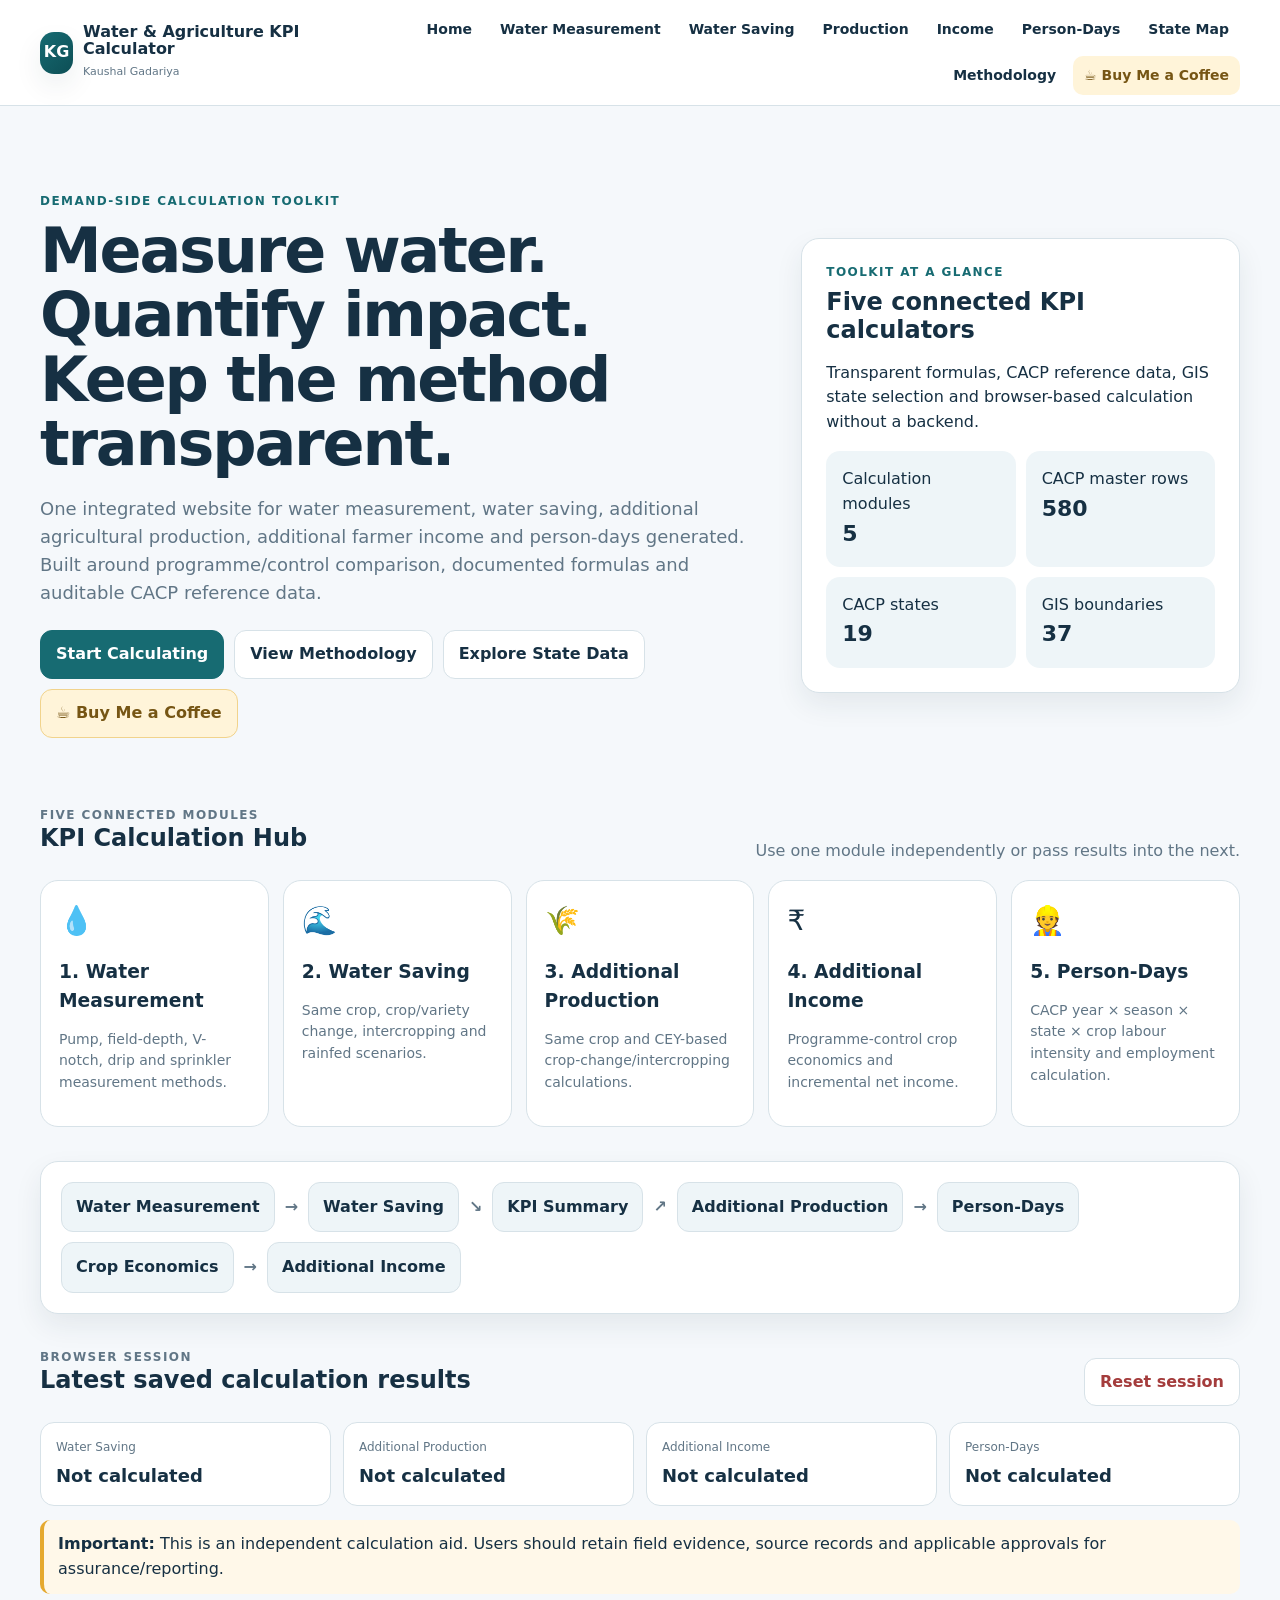
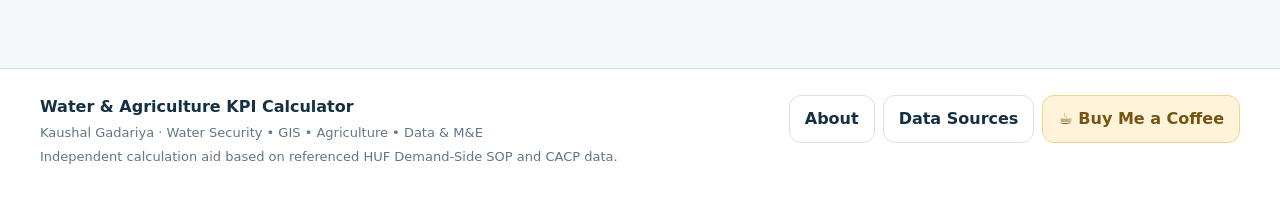
<file: index.html>
<!DOCTYPE html>

<html lang="en">
<head>
<meta charset="utf-8"/>
<meta content="width=device-width, initial-scale=1" name="viewport"/>
<title>Water &amp; Agriculture KPI Calculator | Water, Production, Income &amp; Person-Days</title>
<link href="./assets/css/site.css" rel="stylesheet"/>
<meta content="Interactive water and agriculture KPI calculator for irrigation water measurement, demand-side water saving, additional production, farmer income and person-days using transparent methods, CACP reference data and Leaflet state maps." name="description"/><meta content="index,follow,max-image-preview:large,max-snippet:-1,max-video-preview:-1" name="robots"/><meta content="Kaushal Gadariya" name="author"/><meta content="#176b72" name="theme-color"/><meta content="website" property="og:type"/><meta content="Water &amp; Agriculture KPI Calculator" property="og:site_name"/><meta content="Water &amp; Agriculture KPI Calculator | Water, Production, Income &amp; Person-Days" property="og:title"/><meta content="Interactive water and agriculture KPI calculator for irrigation water measurement, demand-side water saving, additional production, farmer income and person-days using transparent methods, CACP reference data and Leaflet state maps." property="og:description"/><meta content="https://knightfox789.github.io/water-agriculture-kpi-calculator/" property="og:url"/><meta content="summary" name="twitter:card"/><meta content="Water &amp; Agriculture KPI Calculator | Water, Production, Income &amp; Person-Days" name="twitter:title"/><meta content="Interactive water and agriculture KPI calculator for irrigation water measurement, demand-side water saving, additional production, farmer income and person-days using transparent methods, CACP reference data and Leaflet state maps." name="twitter:description"/><link href="https://knightfox789.github.io/water-agriculture-kpi-calculator/" rel="canonical"/><link href="assets/images/favicon.svg" rel="icon" type="image/svg+xml"/><link href="manifest.webmanifest" rel="manifest"/><script type="application/ld+json">{"@context":"https://schema.org","@graph":[{"@type":"Person","@id":"https://knightfox789.github.io/water-agriculture-kpi-calculator/#kaushal-gadariya","name":"Kaushal Gadariya","url":"https://knightfox789.github.io/kaushal-gadariya-portfolio/"},{"@type":"WebSite","@id":"https://knightfox789.github.io/water-agriculture-kpi-calculator/#website","name":"Water & Agriculture KPI Calculator","url":"https://knightfox789.github.io/water-agriculture-kpi-calculator/","description":"Interactive water and agriculture KPI calculator for irrigation water measurement, demand-side water saving, additional production, farmer income and person-days using transparent methods, CACP reference data and Leaflet state maps.","creator":{"@id":"https://knightfox789.github.io/water-agriculture-kpi-calculator/#kaushal-gadariya"}},{"@type":"WebApplication","@id":"https://knightfox789.github.io/water-agriculture-kpi-calculator/#application","name":"Water & Agriculture KPI Calculator","url":"https://knightfox789.github.io/water-agriculture-kpi-calculator/","applicationCategory":"UtilitiesApplication","operatingSystem":"Any","browserRequirements":"Requires JavaScript","description":"Interactive water and agriculture KPI calculator for irrigation water measurement, demand-side water saving, additional production, farmer income and person-days using transparent methods, CACP reference data and Leaflet state maps.","creator":{"@id":"https://knightfox789.github.io/water-agriculture-kpi-calculator/#kaushal-gadariya"}}]}</script></head>
<body data-root=".">
<div id="site-header"></div>
<main class="container">
<section class="hero">
<div>
<p class="eyebrow">Demand-side calculation toolkit</p>
<h1>Measure water. Quantify impact. Keep the method transparent.</h1>
<p class="lede">One integrated website for water measurement, water saving, additional agricultural production, additional farmer income and person-days generated. Built around programme/control comparison, documented formulas and auditable CACP reference data.</p>
<div class="actions"><a class="btn primary" href="calculators/water-measurement.html">Start Calculating</a><a class="btn" href="methodology/index.html">View Methodology</a><a class="btn" href="map/state-explorer.html">Explore State Data</a><button class="btn support" data-open-support="">☕ Buy Me a Coffee</button></div>
</div>
<div class="hero-card"><p class="eyebrow">Toolkit at a glance</p><h2>Five connected KPI calculators</h2><p>Transparent formulas, CACP reference data, GIS state selection and browser-based calculation without a backend.</p><div class="mini-grid"><div class="mini-stat"><span>Calculation modules</span><strong>5</strong></div><div class="mini-stat"><span>CACP master rows</span><strong>580</strong></div><div class="mini-stat"><span>CACP states</span><strong>19</strong></div><div class="mini-stat"><span>GIS boundaries</span><strong>37</strong></div></div></div>
</section>
<section class="section"><div class="section-head"><div><p class="eyebrow">Five connected modules</p><h2>KPI Calculation Hub</h2></div><p>Use one module independently or pass results into the next.</p></div>
<div class="kpi-grid">
<a class="kpi-card" href="calculators/water-measurement.html"><div class="kpi-icon">💧</div><h3>1. Water Measurement</h3><p>Pump, field-depth, V-notch, drip and sprinkler measurement methods.</p></a>
<a class="kpi-card" href="calculators/water-saving.html"><div class="kpi-icon">🌊</div><h3>2. Water Saving</h3><p>Same crop, crop/variety change, intercropping and rainfed scenarios.</p></a>
<a class="kpi-card" href="calculators/additional-production.html"><div class="kpi-icon">🌾</div><h3>3. Additional Production</h3><p>Same crop and CEY-based crop-change/intercropping calculations.</p></a>
<a class="kpi-card" href="calculators/additional-income.html"><div class="kpi-icon">₹</div><h3>4. Additional Income</h3><p>Programme-control crop economics and incremental net income.</p></a>
<a class="kpi-card" href="calculators/person-days.html"><div class="kpi-icon">👷</div><h3>5. Person-Days</h3><p>CACP year × season × state × crop labour intensity and employment calculation.</p></a>
</div></section>
<section class="section card flow"><span class="flow-box">Water Measurement</span><span class="flow-arrow">→</span><span class="flow-box">Water Saving</span><span class="flow-arrow">↘</span><span class="flow-box">KPI Summary</span><span class="flow-arrow">↗</span><span class="flow-box">Additional Production</span><span class="flow-arrow">→</span><span class="flow-box">Person-Days</span><span class="flow-box">Crop Economics</span><span class="flow-arrow">→</span><span class="flow-box">Additional Income</span></section>
<section class="section"><div class="section-head"><div><p class="eyebrow">Browser session</p><h2>Latest saved calculation results</h2></div><button class="btn danger" id="resetSession">Reset session</button></div><div class="session-grid"><div class="session-item"><span>Water Saving</span><strong id="sumWater">—</strong></div><div class="session-item"><span>Additional Production</span><strong id="sumProduction">—</strong></div><div class="session-item"><span>Additional Income</span><strong id="sumIncome">—</strong></div><div class="session-item"><span>Person-Days</span><strong id="sumPersonDays">—</strong></div></div></section>
<section class="section notice warn"><strong>Important:</strong> This is an independent calculation aid. Users should retain field evidence, source records and applicable approvals for assurance/reporting.</section>
</main>
<div id="site-footer"></div>
<script src="./assets/js/site-config.js"></script>
<script src="./assets/js/site-shell.js"></script>
<script src="./assets/js/app-state.js"></script>
<script src="./assets/js/calculators.js"></script>
<script src="./assets/js/page-utils.js"></script>
<script src="assets/js/home-page.js"></script>
</body>
</html>
</file>
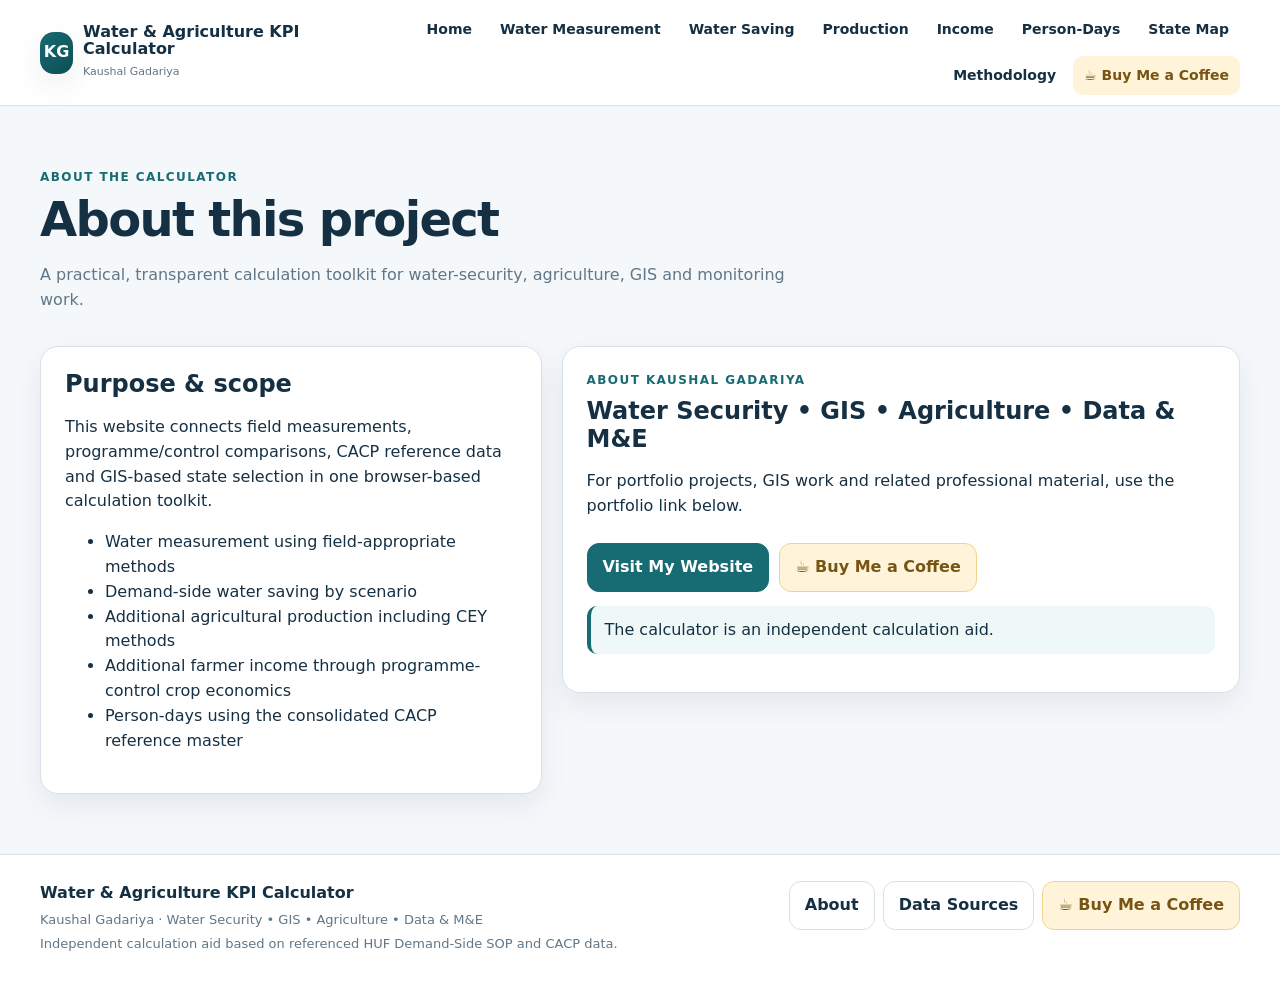
<file: about/index.html>
<!DOCTYPE html>

<html lang="en">
<head>
<meta charset="utf-8"/>
<meta content="width=device-width, initial-scale=1" name="viewport"/>
<title>About | Water &amp; Agriculture KPI Calculator</title>
<link href="../assets/css/site.css" rel="stylesheet"/>
<meta content="About the Water &amp; Agriculture KPI Calculator, its transparency principles, scope, data architecture and Kaushal Gadariya portfolio." name="description"/><meta content="index,follow,max-image-preview:large,max-snippet:-1,max-video-preview:-1" name="robots"/><meta content="Kaushal Gadariya" name="author"/><meta content="#176b72" name="theme-color"/><meta content="website" property="og:type"/><meta content="Water &amp; Agriculture KPI Calculator" property="og:site_name"/><meta content="About | Water &amp; Agriculture KPI Calculator" property="og:title"/><meta content="About the Water &amp; Agriculture KPI Calculator, its transparency principles, scope, data architecture and Kaushal Gadariya portfolio." property="og:description"/><meta content="https://knightfox789.github.io/water-agriculture-kpi-calculator/about/" property="og:url"/><meta content="summary" name="twitter:card"/><meta content="About | Water &amp; Agriculture KPI Calculator" name="twitter:title"/><meta content="About the Water &amp; Agriculture KPI Calculator, its transparency principles, scope, data architecture and Kaushal Gadariya portfolio." name="twitter:description"/><link href="https://knightfox789.github.io/water-agriculture-kpi-calculator/about/" rel="canonical"/><link href="../assets/images/favicon.svg" rel="icon" type="image/svg+xml"/><link href="../manifest.webmanifest" rel="manifest"/><script type="application/ld+json">{"@context":"https://schema.org","@type":"WebPage","name":"About | Water & Agriculture KPI Calculator","description":"About the Water & Agriculture KPI Calculator, its transparency principles, scope, data architecture and Kaushal Gadariya portfolio.","url":"https://knightfox789.github.io/water-agriculture-kpi-calculator/about/","isPartOf":{"@type":"WebSite","name":"Water & Agriculture KPI Calculator","url":"https://knightfox789.github.io/water-agriculture-kpi-calculator/"},"creator":{"@type":"Person","name":"Kaushal Gadariya","url":"https://knightfox789.github.io/kaushal-gadariya-portfolio/"}}</script></head>
<body data-root="..">
<div id="site-header"></div>
<main class="container"><section class="page-head"><p class="eyebrow">About the calculator</p><h1>About this project</h1><p class="lede">A practical, transparent calculation toolkit for water-security, agriculture, GIS and monitoring work.</p></section><div class="layout-2"><section class="card" style="padding:24px"><h2>Purpose &amp; scope</h2><p>This website connects field measurements, programme/control comparisons, CACP reference data and GIS-based state selection in one browser-based calculation toolkit.</p><ul><li>Water measurement using field-appropriate methods</li><li>Demand-side water saving by scenario</li><li>Additional agricultural production including CEY methods</li><li>Additional farmer income through programme-control crop economics</li><li>Person-days using the consolidated CACP reference master</li></ul></section><aside class="card" style="padding:24px"><p class="eyebrow">About Kaushal Gadariya</p><h2>Water Security • GIS • Agriculture • Data &amp; M&amp;E</h2><p>For portfolio projects, GIS work and related professional material, use the portfolio link below.</p><div class="actions"><a class="btn primary" data-portfolio-link="" href="https://knightfox789.github.io/kaushal-gadariya-portfolio/" rel="noopener" target="_blank">Visit My Website</a><button class="btn support" data-open-support="" type="button">☕ Buy Me a Coffee</button></div><div class="notice">The calculator is an independent calculation aid.</div></aside></div></main>
<div id="site-footer"></div>
<script src="../assets/js/site-config.js"></script>
<script src="../assets/js/site-shell.js"></script>
<script src="../assets/js/app-state.js"></script>
<script src="../assets/js/calculators.js"></script>
<script src="../assets/js/page-utils.js"></script>
</body>
</html>
</file>
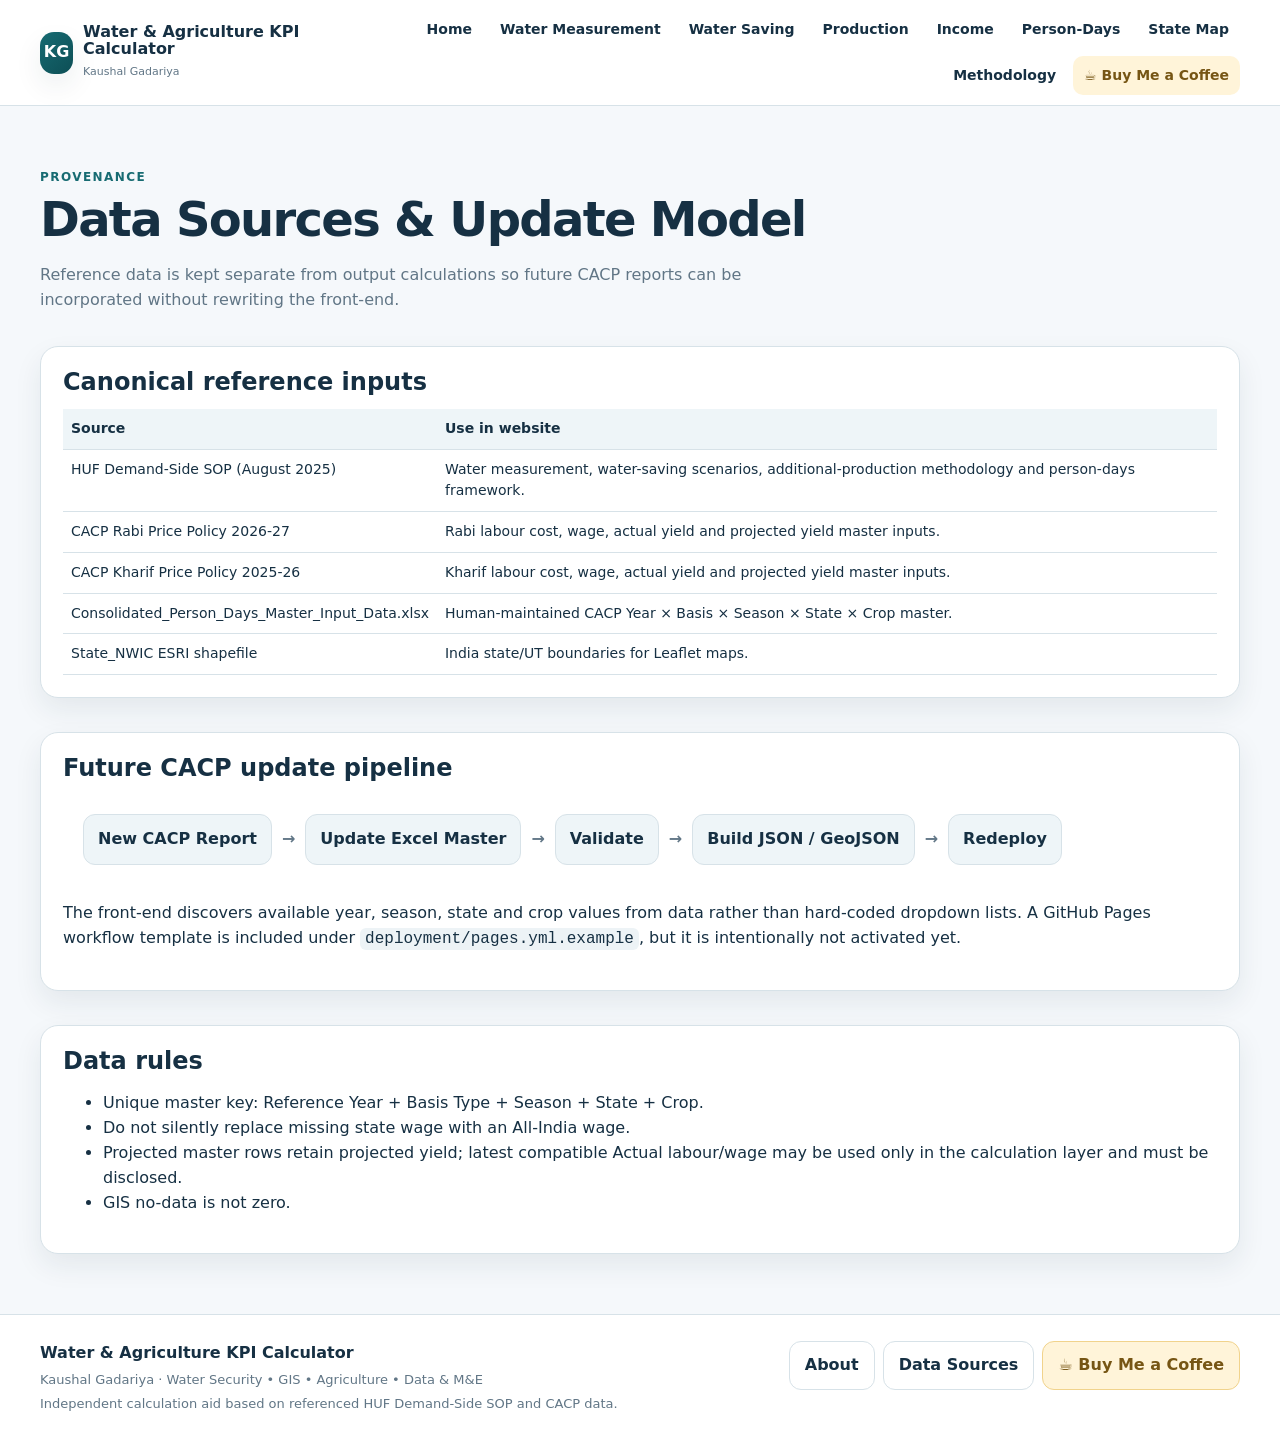
<file: data-sources/index.html>
<!DOCTYPE html>

<html lang="en">
<head>
<meta charset="utf-8"/>
<meta content="width=device-width, initial-scale=1" name="viewport"/>

<title>Data Sources, CACP Master &amp; Update Pipeline</title>
<link href="../assets/css/site.css" rel="stylesheet"/>
<meta content="Review HUF demand-side methodology sources, CACP Rabi and Kharif reference data, the consolidated master, GIS boundaries and future update workflow." name="description"/><meta content="index,follow,max-image-preview:large,max-snippet:-1,max-video-preview:-1" name="robots"/><meta content="Kaushal Gadariya" name="author"/><meta content="#176b72" name="theme-color"/><meta content="website" property="og:type"/><meta content="Water &amp; Agriculture KPI Calculator" property="og:site_name"/><meta content="Data Sources, CACP Master &amp; Update Pipeline" property="og:title"/><meta content="Review HUF demand-side methodology sources, CACP Rabi and Kharif reference data, the consolidated master, GIS boundaries and future update workflow." property="og:description"/><meta content="https://knightfox789.github.io/water-agriculture-kpi-calculator/data-sources/" property="og:url"/><meta content="summary" name="twitter:card"/><meta content="Data Sources, CACP Master &amp; Update Pipeline" name="twitter:title"/><meta content="Review HUF demand-side methodology sources, CACP Rabi and Kharif reference data, the consolidated master, GIS boundaries and future update workflow." name="twitter:description"/><link href="https://knightfox789.github.io/water-agriculture-kpi-calculator/data-sources/" rel="canonical"/><link href="../assets/images/favicon.svg" rel="icon" type="image/svg+xml"/><link href="../manifest.webmanifest" rel="manifest"/><script type="application/ld+json">{"@context":"https://schema.org","@type":"WebPage","name":"Data Sources, CACP Master & Update Pipeline","description":"Review HUF demand-side methodology sources, CACP Rabi and Kharif reference data, the consolidated master, GIS boundaries and future update workflow.","url":"https://knightfox789.github.io/water-agriculture-kpi-calculator/data-sources/","isPartOf":{"@type":"WebSite","name":"Water & Agriculture KPI Calculator","url":"https://knightfox789.github.io/water-agriculture-kpi-calculator/"},"creator":{"@type":"Person","name":"Kaushal Gadariya","url":"https://knightfox789.github.io/kaushal-gadariya-portfolio/"}}</script></head>
<body data-root="..">
<div id="site-header"></div>
<main class="container"><section class="page-head"><p class="eyebrow">Provenance</p><h1>Data Sources &amp; Update Model</h1><p class="lede">Reference data is kept separate from output calculations so future CACP reports can be incorporated without rewriting the front-end.</p></section>
<section class="card" style="padding:22px"><h2>Canonical reference inputs</h2><table class="data-table"><thead><tr><th>Source</th><th>Use in website</th></tr></thead><tbody><tr><td>HUF Demand-Side SOP (August 2025)</td><td>Water measurement, water-saving scenarios, additional-production methodology and person-days framework.</td></tr><tr><td>CACP Rabi Price Policy 2026-27</td><td>Rabi labour cost, wage, actual yield and projected yield master inputs.</td></tr><tr><td>CACP Kharif Price Policy 2025-26</td><td>Kharif labour cost, wage, actual yield and projected yield master inputs.</td></tr><tr><td>Consolidated_Person_Days_Master_Input_Data.xlsx</td><td>Human-maintained CACP Year × Basis × Season × State × Crop master.</td></tr><tr><td>State_NWIC ESRI shapefile</td><td>India state/UT boundaries for Leaflet maps.</td></tr></tbody></table></section>
<section class="section card" style="padding:22px"><h2>Future CACP update pipeline</h2><div class="flow"><span class="flow-box">New CACP Report</span><span class="flow-arrow">→</span><span class="flow-box">Update Excel Master</span><span class="flow-arrow">→</span><span class="flow-box">Validate</span><span class="flow-arrow">→</span><span class="flow-box">Build JSON / GeoJSON</span><span class="flow-arrow">→</span><span class="flow-box">Redeploy</span></div><p>The front-end discovers available year, season, state and crop values from data rather than hard-coded dropdown lists. A GitHub Pages workflow template is included under <span class="code">deployment/pages.yml.example</span>, but it is intentionally not activated yet.</p></section>
<section class="section card" style="padding:22px"><h2>Data rules</h2><ul><li>Unique master key: Reference Year + Basis Type + Season + State + Crop.</li><li>Do not silently replace missing state wage with an All-India wage.</li><li>Projected master rows retain projected yield; latest compatible Actual labour/wage may be used only in the calculation layer and must be disclosed.</li><li>GIS no-data is not zero.</li></ul></section></main>
<div id="site-footer"></div>
<script src="../assets/js/site-config.js"></script>
<script src="../assets/js/site-shell.js"></script>
<script src="../assets/js/app-state.js"></script>
<script src="../assets/js/calculators.js"></script>
<script src="../assets/js/page-utils.js"></script>
</body>
</html>
</file>
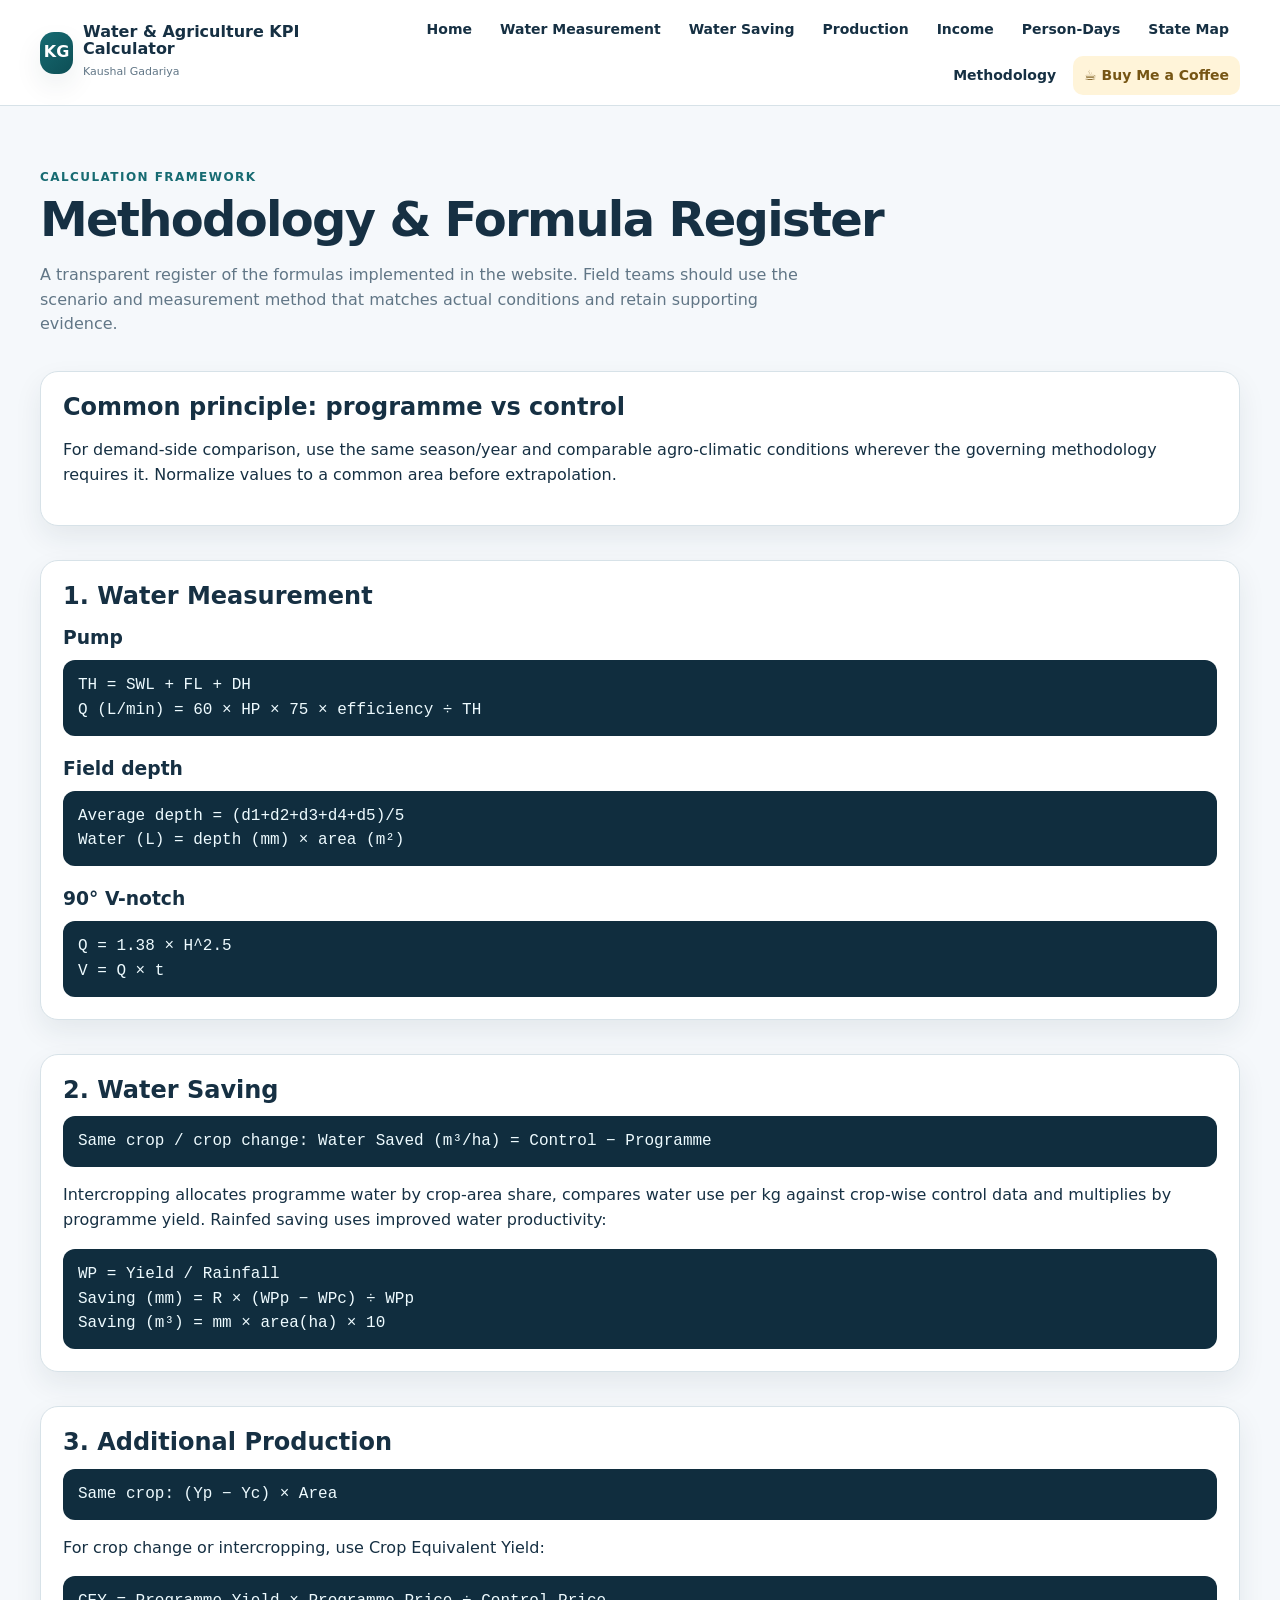
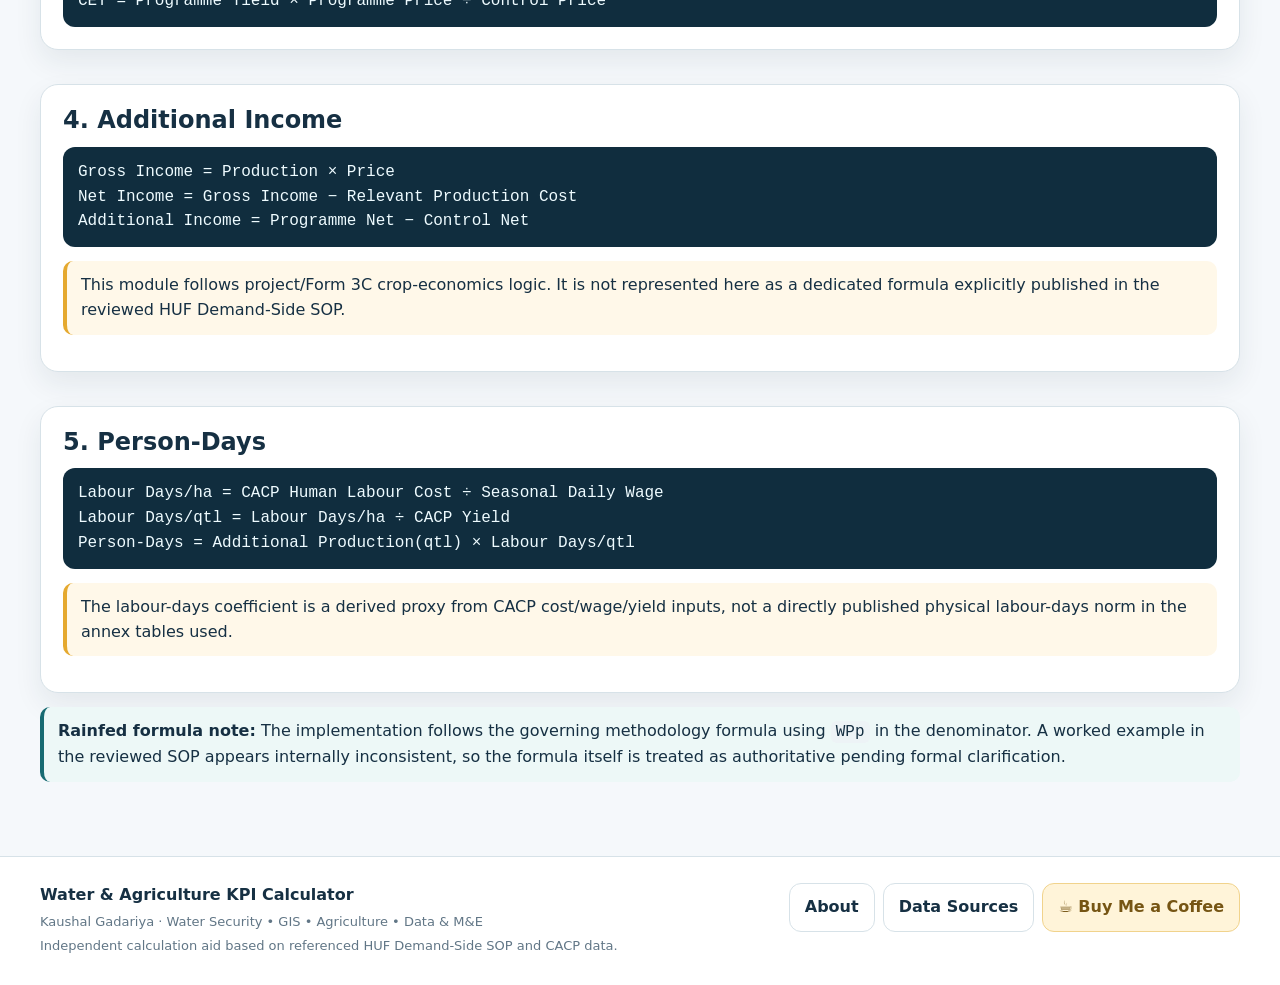
<file: methodology/index.html>
<!DOCTYPE html>

<html lang="en">
<head>
<meta charset="utf-8"/>
<meta content="width=device-width, initial-scale=1" name="viewport"/>

<title>KPI Calculation Methodology &amp; Formula Register</title>
<link href="../assets/css/site.css" rel="stylesheet"/>
<meta content="Review the formulas and calculation logic used for water measurement, water saving, additional production, additional farmer income and person-days." name="description"/><meta content="index,follow,max-image-preview:large,max-snippet:-1,max-video-preview:-1" name="robots"/><meta content="Kaushal Gadariya" name="author"/><meta content="#176b72" name="theme-color"/><meta content="website" property="og:type"/><meta content="Water &amp; Agriculture KPI Calculator" property="og:site_name"/><meta content="KPI Calculation Methodology &amp; Formula Register" property="og:title"/><meta content="Review the formulas and calculation logic used for water measurement, water saving, additional production, additional farmer income and person-days." property="og:description"/><meta content="https://knightfox789.github.io/water-agriculture-kpi-calculator/methodology/" property="og:url"/><meta content="summary" name="twitter:card"/><meta content="KPI Calculation Methodology &amp; Formula Register" name="twitter:title"/><meta content="Review the formulas and calculation logic used for water measurement, water saving, additional production, additional farmer income and person-days." name="twitter:description"/><link href="https://knightfox789.github.io/water-agriculture-kpi-calculator/methodology/" rel="canonical"/><link href="../assets/images/favicon.svg" rel="icon" type="image/svg+xml"/><link href="../manifest.webmanifest" rel="manifest"/><script type="application/ld+json">{"@context":"https://schema.org","@type":"WebPage","name":"KPI Calculation Methodology & Formula Register","description":"Review the formulas and calculation logic used for water measurement, water saving, additional production, additional farmer income and person-days.","url":"https://knightfox789.github.io/water-agriculture-kpi-calculator/methodology/","isPartOf":{"@type":"WebSite","name":"Water & Agriculture KPI Calculator","url":"https://knightfox789.github.io/water-agriculture-kpi-calculator/"},"creator":{"@type":"Person","name":"Kaushal Gadariya","url":"https://knightfox789.github.io/kaushal-gadariya-portfolio/"}}</script></head>
<body data-root="..">
<div id="site-header"></div>
<main class="container"><section class="page-head"><p class="eyebrow">Calculation framework</p><h1>Methodology &amp; Formula Register</h1><p class="lede">A transparent register of the formulas implemented in the website. Field teams should use the scenario and measurement method that matches actual conditions and retain supporting evidence.</p></section>
<section class="card" style="padding:22px"><h2>Common principle: programme vs control</h2><p>For demand-side comparison, use the same season/year and comparable agro-climatic conditions wherever the governing methodology requires it. Normalize values to a common area before extrapolation.</p></section>
<section class="section card" style="padding:22px"><h2>1. Water Measurement</h2><h3>Pump</h3><div class="formula">TH = SWL + FL + DH<br/>Q (L/min) = 60 × HP × 75 × efficiency ÷ TH</div><h3 style="margin-top:18px">Field depth</h3><div class="formula">Average depth = (d1+d2+d3+d4+d5)/5<br/>Water (L) = depth (mm) × area (m²)</div><h3 style="margin-top:18px">90° V-notch</h3><div class="formula">Q = 1.38 × H^2.5<br/>V = Q × t</div></section>
<section class="section card" style="padding:22px"><h2>2. Water Saving</h2><div class="formula">Same crop / crop change: Water Saved (m³/ha) = Control − Programme</div><p>Intercropping allocates programme water by crop-area share, compares water use per kg against crop-wise control data and multiplies by programme yield. Rainfed saving uses improved water productivity:</p><div class="formula">WP = Yield / Rainfall<br/>Saving (mm) = R × (WPp − WPc) ÷ WPp<br/>Saving (m³) = mm × area(ha) × 10</div></section>
<section class="section card" style="padding:22px"><h2>3. Additional Production</h2><div class="formula">Same crop: (Yp − Yc) × Area</div><p>For crop change or intercropping, use Crop Equivalent Yield:</p><div class="formula">CEY = Programme Yield × Programme Price ÷ Control Price</div></section>
<section class="section card" style="padding:22px"><h2>4. Additional Income</h2><div class="formula">Gross Income = Production × Price<br/>Net Income = Gross Income − Relevant Production Cost<br/>Additional Income = Programme Net − Control Net</div><div class="notice warn">This module follows project/Form 3C crop-economics logic. It is not represented here as a dedicated formula explicitly published in the reviewed HUF Demand-Side SOP.</div></section>
<section class="section card" style="padding:22px"><h2>5. Person-Days</h2><div class="formula">Labour Days/ha = CACP Human Labour Cost ÷ Seasonal Daily Wage<br/>Labour Days/qtl = Labour Days/ha ÷ CACP Yield<br/>Person-Days = Additional Production(qtl) × Labour Days/qtl</div><div class="notice warn">The labour-days coefficient is a derived proxy from CACP cost/wage/yield inputs, not a directly published physical labour-days norm in the annex tables used.</div></section>
<section class="section notice"><strong>Rainfed formula note:</strong> The implementation follows the governing methodology formula using <span class="code">WPp</span> in the denominator. A worked example in the reviewed SOP appears internally inconsistent, so the formula itself is treated as authoritative pending formal clarification.</section></main>
<div id="site-footer"></div>
<script src="../assets/js/site-config.js"></script>
<script src="../assets/js/site-shell.js"></script>
<script src="../assets/js/app-state.js"></script>
<script src="../assets/js/calculators.js"></script>
<script src="../assets/js/page-utils.js"></script>
</body>
</html>
</file>
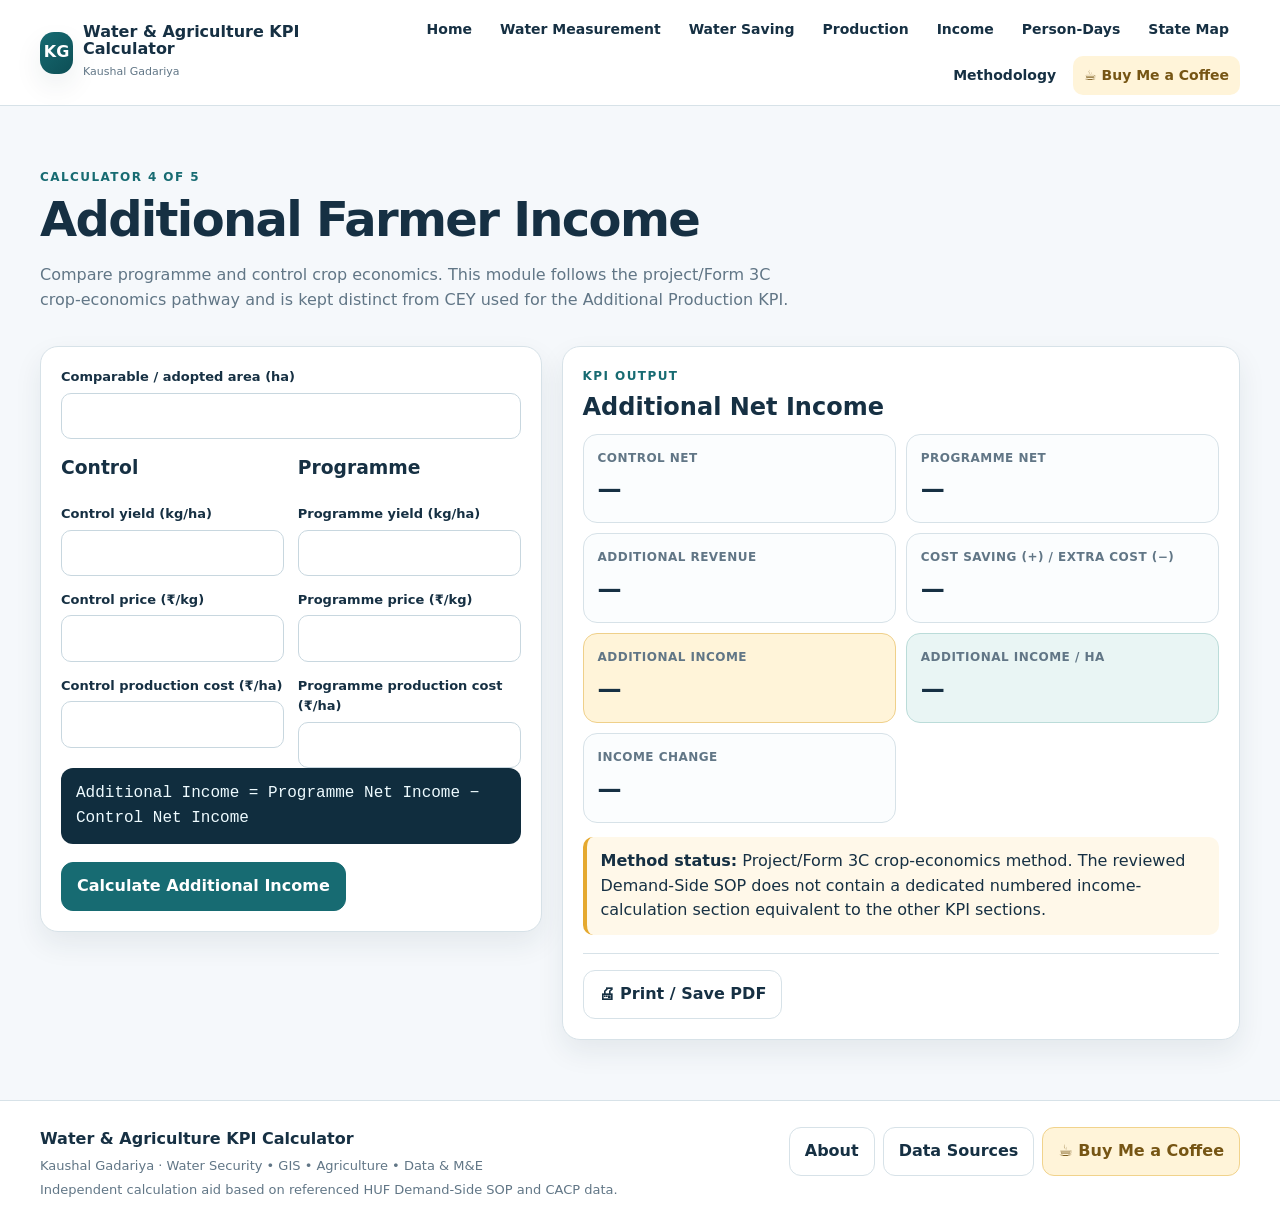
<file: calculators/additional-income.html>
<!DOCTYPE html>

<html lang="en">
<head>
<meta charset="utf-8"/>
<meta content="width=device-width, initial-scale=1" name="viewport"/>
<title>Additional Farmer Income Calculator | Programme vs Control</title>
<link href="../assets/css/site.css" rel="stylesheet"/>
<meta content="Compare programme and control crop economics to calculate gross income, net income, cost saving and additional farmer income." name="description"/><meta content="index,follow,max-image-preview:large,max-snippet:-1,max-video-preview:-1" name="robots"/><meta content="Kaushal Gadariya" name="author"/><meta content="#176b72" name="theme-color"/><meta content="website" property="og:type"/><meta content="Water &amp; Agriculture KPI Calculator" property="og:site_name"/><meta content="Additional Farmer Income Calculator | Programme vs Control" property="og:title"/><meta content="Compare programme and control crop economics to calculate gross income, net income, cost saving and additional farmer income." property="og:description"/><meta content="https://knightfox789.github.io/water-agriculture-kpi-calculator/calculators/additional-income.html" property="og:url"/><meta content="summary" name="twitter:card"/><meta content="Additional Farmer Income Calculator | Programme vs Control" name="twitter:title"/><meta content="Compare programme and control crop economics to calculate gross income, net income, cost saving and additional farmer income." name="twitter:description"/><link href="https://knightfox789.github.io/water-agriculture-kpi-calculator/calculators/additional-income.html" rel="canonical"/><link href="../assets/images/favicon.svg" rel="icon" type="image/svg+xml"/><link href="../manifest.webmanifest" rel="manifest"/><script type="application/ld+json">{"@context":"https://schema.org","@type":"WebPage","name":"Additional Farmer Income Calculator | Programme vs Control","description":"Compare programme and control crop economics to calculate gross income, net income, cost saving and additional farmer income.","url":"https://knightfox789.github.io/water-agriculture-kpi-calculator/calculators/additional-income.html","isPartOf":{"@type":"WebSite","name":"Water & Agriculture KPI Calculator","url":"https://knightfox789.github.io/water-agriculture-kpi-calculator/"},"creator":{"@type":"Person","name":"Kaushal Gadariya","url":"https://knightfox789.github.io/kaushal-gadariya-portfolio/"}}</script></head>
<body data-root="..">
<div id="site-header"></div>
<main class="container"><section class="page-head"><p class="eyebrow">Calculator 4 of 5</p><h1>Additional Farmer Income</h1><p class="lede">Compare programme and control crop economics. This module follows the project/Form 3C crop-economics pathway and is kept distinct from CEY used for the Additional Production KPI.</p></section><div class="layout-2"><section class="calculator-card"><div hidden="" id="calcMessage"></div><div class="form-grid"><div class="field full"><label>Comparable / adopted area (ha)</label><input id="incArea" step="0.01" type="number"/></div><div class="field"><h3>Control</h3></div><div class="field"><h3>Programme</h3></div><div class="field"><label>Control yield (kg/ha)</label><input id="incCY" step="0.01" type="number"/></div><div class="field"><label>Programme yield (kg/ha)</label><input id="incPY" step="0.01" type="number"/></div><div class="field"><label>Control price (₹/kg)</label><input id="incCP" step="0.01" type="number"/></div><div class="field"><label>Programme price (₹/kg)</label><input id="incPP" step="0.01" type="number"/></div><div class="field"><label>Control production cost (₹/ha)</label><input id="incCC" step="0.01" type="number"/></div><div class="field"><label>Programme production cost (₹/ha)</label><input id="incPC" step="0.01" type="number"/></div></div><div class="formula">Additional Income = Programme Net Income − Control Net Income</div><div class="form-actions"><button class="btn primary" id="calculateBtn">Calculate Additional Income</button></div></section><aside class="result-card"><p class="eyebrow">KPI output</p><h2>Additional Net Income</h2><div class="metric-grid"><div class="metric"><span>Control net</span><strong id="controlNet">—</strong></div><div class="metric"><span>Programme net</span><strong id="programmeNet">—</strong></div><div class="metric"><span>Additional revenue</span><strong id="additionalRevenue">—</strong></div><div class="metric"><span>Cost saving (+) / extra cost (−)</span><strong id="costSaving">—</strong></div><div class="metric accent"><span>Additional income</span><strong id="additionalIncome">—</strong></div><div class="metric primary"><span>Additional income / ha</span><strong id="incomePerHa">—</strong></div><div class="metric"><span>Income change</span><strong id="incomePct">—</strong></div></div><div class="notice warn"><strong>Method status:</strong> Project/Form 3C crop-economics method. The reviewed Demand-Side SOP does not contain a dedicated numbered income-calculation section equivalent to the other KPI sections.</div></aside></div></main>
<div id="site-footer"></div>
<script src="../assets/js/site-config.js"></script>
<script src="../assets/js/site-shell.js"></script>
<script src="../assets/js/app-state.js"></script>
<script src="../assets/js/calculators.js"></script>
<script src="../assets/js/page-utils.js"></script>
<script src="../assets/js/print-report.js"></script><script src="../assets/js/income-page.js"></script>
</body>
</html>
</file>
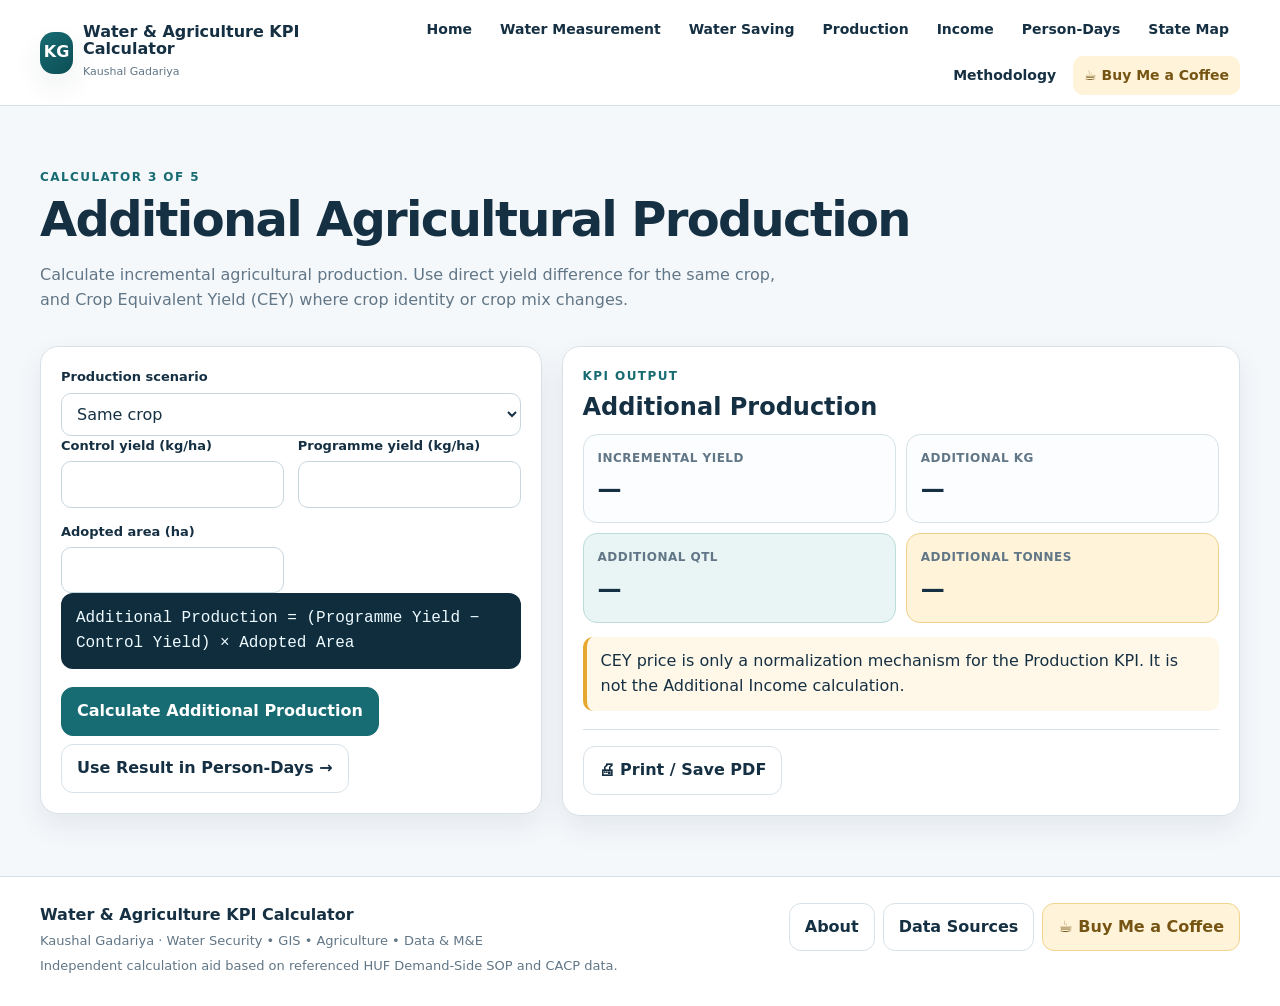
<file: calculators/additional-production.html>
<!DOCTYPE html>

<html lang="en">
<head>
<meta charset="utf-8"/>
<meta content="width=device-width, initial-scale=1" name="viewport"/>
<title>Additional Agricultural Production Calculator | CEY &amp; Yield Gain</title>
<link href="../assets/css/site.css" rel="stylesheet"/>
<meta content="Calculate additional agricultural production from programme-control yield differences, crop change and intercropping using Crop Equivalent Yield where required." name="description"/><meta content="index,follow,max-image-preview:large,max-snippet:-1,max-video-preview:-1" name="robots"/><meta content="Kaushal Gadariya" name="author"/><meta content="#176b72" name="theme-color"/><meta content="website" property="og:type"/><meta content="Water &amp; Agriculture KPI Calculator" property="og:site_name"/><meta content="Additional Agricultural Production Calculator | CEY &amp; Yield Gain" property="og:title"/><meta content="Calculate additional agricultural production from programme-control yield differences, crop change and intercropping using Crop Equivalent Yield where required." property="og:description"/><meta content="https://knightfox789.github.io/water-agriculture-kpi-calculator/calculators/additional-production.html" property="og:url"/><meta content="summary" name="twitter:card"/><meta content="Additional Agricultural Production Calculator | CEY &amp; Yield Gain" name="twitter:title"/><meta content="Calculate additional agricultural production from programme-control yield differences, crop change and intercropping using Crop Equivalent Yield where required." name="twitter:description"/><link href="https://knightfox789.github.io/water-agriculture-kpi-calculator/calculators/additional-production.html" rel="canonical"/><link href="../assets/images/favicon.svg" rel="icon" type="image/svg+xml"/><link href="../manifest.webmanifest" rel="manifest"/><script type="application/ld+json">{"@context":"https://schema.org","@type":"WebPage","name":"Additional Agricultural Production Calculator | CEY & Yield Gain","description":"Calculate additional agricultural production from programme-control yield differences, crop change and intercropping using Crop Equivalent Yield where required.","url":"https://knightfox789.github.io/water-agriculture-kpi-calculator/calculators/additional-production.html","isPartOf":{"@type":"WebSite","name":"Water & Agriculture KPI Calculator","url":"https://knightfox789.github.io/water-agriculture-kpi-calculator/"},"creator":{"@type":"Person","name":"Kaushal Gadariya","url":"https://knightfox789.github.io/kaushal-gadariya-portfolio/"}}</script></head>
<body data-root="..">
<div id="site-header"></div>
<main class="container"><section class="page-head"><p class="eyebrow">Calculator 3 of 5</p><h1>Additional Agricultural Production</h1><p class="lede">Calculate incremental agricultural production. Use direct yield difference for the same crop, and Crop Equivalent Yield (CEY) where crop identity or crop mix changes.</p></section><div class="layout-2"><section class="calculator-card"><div class="field full"><label>Production scenario</label><select id="scenarioSelect"><option value="same">Same crop</option><option value="change">Crop change</option><option value="intercrop">Intercropping vs monocrop control</option></select></div><div hidden="" id="calcMessage"></div>
<div data-scenario-panel="same"><div class="form-grid"><div class="field"><label>Control yield (kg/ha)</label><input id="sameCY" step="0.01" type="number"/></div><div class="field"><label>Programme yield (kg/ha)</label><input id="samePY" step="0.01" type="number"/></div><div class="field"><label>Adopted area (ha)</label><input id="sameArea" step="0.01" type="number"/></div></div><div class="formula">Additional Production = (Programme Yield − Control Yield) × Adopted Area</div></div>
<div data-scenario-panel="change" hidden=""><div class="form-grid"><div class="field"><label>Control yield (kg/ha)</label><input id="changeCY" step="0.01" type="number"/></div><div class="field"><label>Programme yield (kg/ha)</label><input id="changePY" step="0.01" type="number"/></div><div class="field"><label>Control crop price (₹/kg)</label><input id="changeCP" step="0.01" type="number"/></div><div class="field"><label>Programme crop price (₹/kg)</label><input id="changePP" step="0.01" type="number"/></div><div class="field"><label>Adopted area (ha)</label><input id="changeArea" step="0.01" type="number"/></div></div><div class="formula">CEY = Programme Yield × Programme Price ÷ Control Price</div></div>
<div data-scenario-panel="intercrop" hidden=""><div class="form-grid"><div class="field"><label>Control crop yield (kg/ha)</label><input id="interCY" step="0.01" type="number"/></div><div class="field"><label>Control crop price (₹/kg)</label><input id="interCP" step="0.01" type="number"/></div><div class="field"><label>Adopted area (ha)</label><input id="interArea" step="0.01" type="number"/></div></div><h3 style="margin-top:18px">Programme crop mix</h3><div id="prodCropRows"></div><button class="btn" id="addProdCrop">+ Add Programme Crop</button><div class="formula">CEYᵢ = (Yieldᵢ × Area Shareᵢ × Priceᵢ) ÷ Control Crop Price</div></div>
<div class="form-actions"><button class="btn primary" id="calculateBtn">Calculate Additional Production</button><button class="btn" id="goPersonDays">Use Result in Person-Days →</button></div></section><aside class="result-card"><p class="eyebrow">KPI output</p><h2>Additional Production</h2><div class="metric-grid"><div class="metric"><span>Incremental yield</span><strong id="incYield">—</strong></div><div class="metric"><span>Additional kg</span><strong id="addKg">—</strong></div><div class="metric primary"><span>Additional qtl</span><strong id="addQtl">—</strong></div><div class="metric accent"><span>Additional tonnes</span><strong id="addTonnes">—</strong></div></div><div class="notice warn">CEY price is only a normalization mechanism for the Production KPI. It is not the Additional Income calculation.</div></aside></div></main>
<div id="site-footer"></div>
<script src="../assets/js/site-config.js"></script>
<script src="../assets/js/site-shell.js"></script>
<script src="../assets/js/app-state.js"></script>
<script src="../assets/js/calculators.js"></script>
<script src="../assets/js/page-utils.js"></script>
<script src="../assets/js/print-report.js"></script><script src="../assets/js/production-page.js"></script>
</body>
</html>
</file>
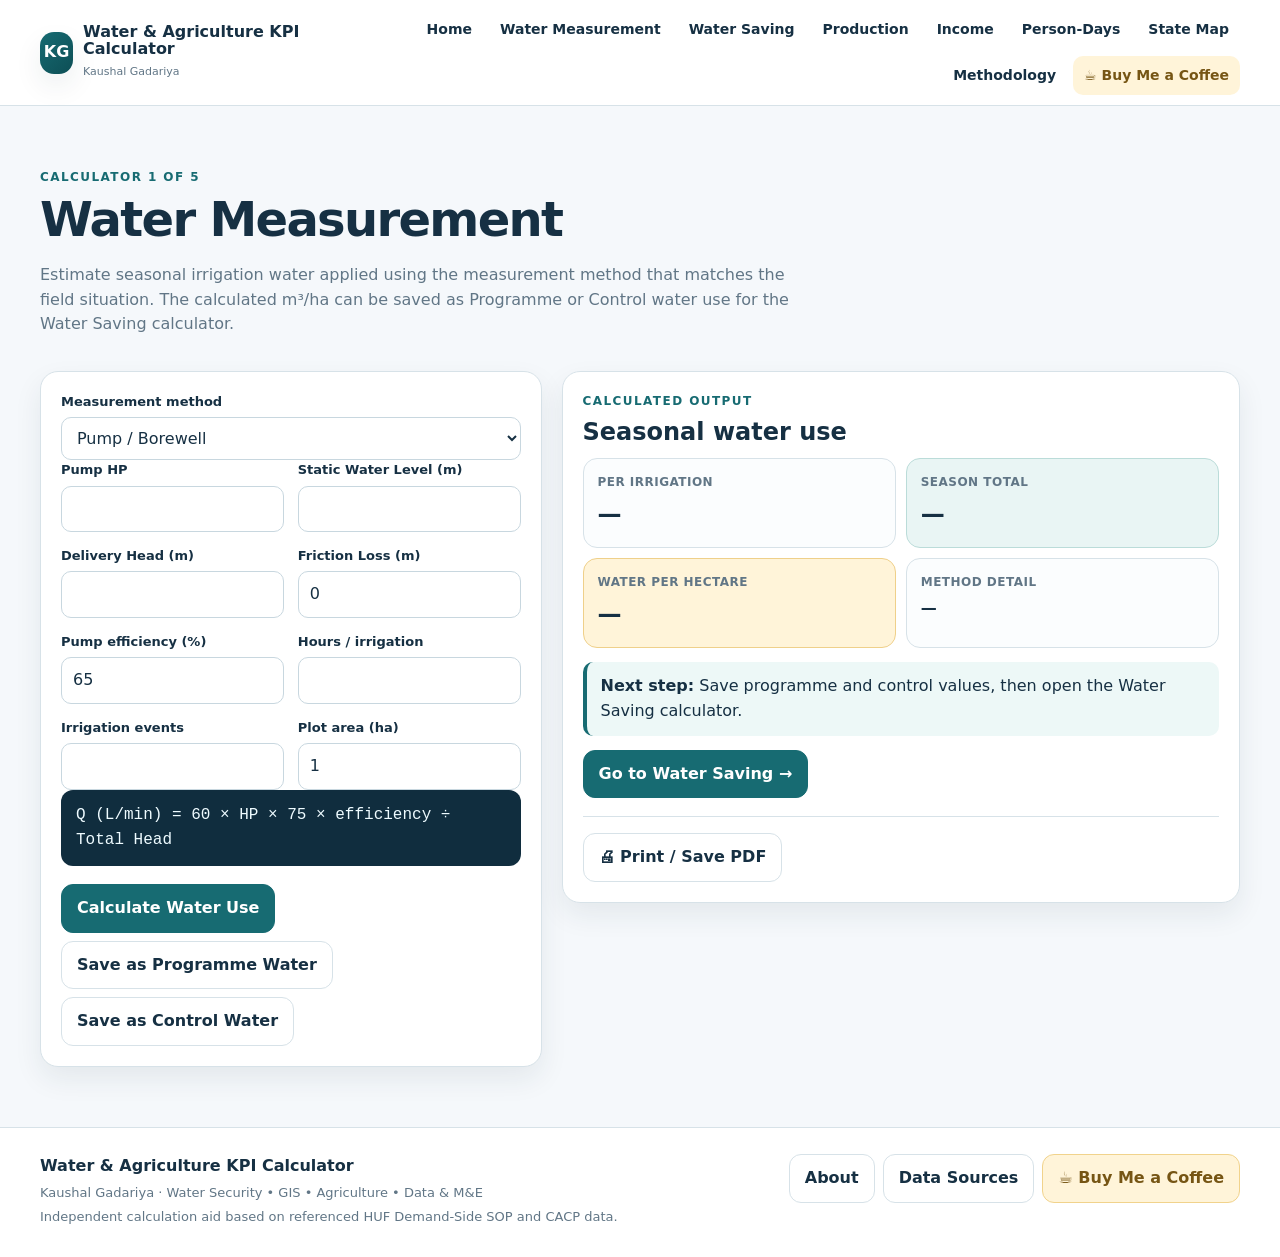
<file: calculators/water-measurement.html>
<!DOCTYPE html>

<html lang="en">
<head>
<meta charset="utf-8"/>
<meta content="width=device-width, initial-scale=1" name="viewport"/>
<title>Water Measurement Calculator | Pump, V-Notch, Drip &amp; Sprinkler</title>
<link href="../assets/css/site.css" rel="stylesheet"/>
<meta content="Calculate seasonal irrigation water use with pump or borewell, field water depth, 90-degree V-notch, drip and sprinkler measurement methods." name="description"/><meta content="index,follow,max-image-preview:large,max-snippet:-1,max-video-preview:-1" name="robots"/><meta content="Kaushal Gadariya" name="author"/><meta content="#176b72" name="theme-color"/><meta content="website" property="og:type"/><meta content="Water &amp; Agriculture KPI Calculator" property="og:site_name"/><meta content="Water Measurement Calculator | Pump, V-Notch, Drip &amp; Sprinkler" property="og:title"/><meta content="Calculate seasonal irrigation water use with pump or borewell, field water depth, 90-degree V-notch, drip and sprinkler measurement methods." property="og:description"/><meta content="https://knightfox789.github.io/water-agriculture-kpi-calculator/calculators/water-measurement.html" property="og:url"/><meta content="summary" name="twitter:card"/><meta content="Water Measurement Calculator | Pump, V-Notch, Drip &amp; Sprinkler" name="twitter:title"/><meta content="Calculate seasonal irrigation water use with pump or borewell, field water depth, 90-degree V-notch, drip and sprinkler measurement methods." name="twitter:description"/><link href="https://knightfox789.github.io/water-agriculture-kpi-calculator/calculators/water-measurement.html" rel="canonical"/><link href="../assets/images/favicon.svg" rel="icon" type="image/svg+xml"/><link href="../manifest.webmanifest" rel="manifest"/><script type="application/ld+json">{"@context":"https://schema.org","@type":"WebPage","name":"Water Measurement Calculator | Pump, V-Notch, Drip & Sprinkler","description":"Calculate seasonal irrigation water use with pump or borewell, field water depth, 90-degree V-notch, drip and sprinkler measurement methods.","url":"https://knightfox789.github.io/water-agriculture-kpi-calculator/calculators/water-measurement.html","isPartOf":{"@type":"WebSite","name":"Water & Agriculture KPI Calculator","url":"https://knightfox789.github.io/water-agriculture-kpi-calculator/"},"creator":{"@type":"Person","name":"Kaushal Gadariya","url":"https://knightfox789.github.io/kaushal-gadariya-portfolio/"}}</script></head>
<body data-root="..">
<div id="site-header"></div>
<main class="container"><section class="page-head"><p class="eyebrow">Calculator 1 of 5</p><h1>Water Measurement</h1><p class="lede">Estimate seasonal irrigation water applied using the measurement method that matches the field situation. The calculated m³/ha can be saved as Programme or Control water use for the Water Saving calculator.</p></section>
<div class="layout-2"><section class="calculator-card"><div class="field full"><label for="methodSelect">Measurement method</label><select id="methodSelect"><option value="pump">Pump / Borewell</option><option value="depth">Field Water Depth</option><option value="vnotch">90° V-Notch</option><option value="drip">Drip Irrigation</option><option value="sprinkler">Sprinkler</option></select></div><div hidden="" id="calcMessage"></div>
<div data-method-panel="pump"><div class="form-grid"><div class="field"><label>Pump HP</label><input id="pumpHp" step="0.01" type="number"/></div><div class="field"><label>Static Water Level (m)</label><input id="pumpSwl" step="0.01" type="number"/></div><div class="field"><label>Delivery Head (m)</label><input id="pumpDh" step="0.01" type="number"/></div><div class="field"><label>Friction Loss (m)</label><input id="pumpFl" step="0.01" type="number" value="0"/></div><div class="field"><label>Pump efficiency (%)</label><input id="pumpEff" step="0.1" type="number" value="65"/></div><div class="field"><label>Hours / irrigation</label><input id="pumpHours" step="0.01" type="number"/></div><div class="field"><label>Irrigation events</label><input id="pumpEvents" step="1" type="number"/></div><div class="field"><label>Plot area (ha)</label><input id="pumpArea" step="0.01" type="number" value="1"/></div></div><div class="formula">Q (L/min) = 60 × HP × 75 × efficiency ÷ Total Head</div></div>
<div data-method-panel="depth" hidden=""><div class="form-grid"><div class="field"><label>Depth point 1 (mm)</label><input id="depth1" step="0.01" type="number"/></div><div class="field"><label>Depth point 2 (mm)</label><input id="depth2" step="0.01" type="number"/></div><div class="field"><label>Depth point 3 (mm)</label><input id="depth3" step="0.01" type="number"/></div><div class="field"><label>Depth point 4 (mm)</label><input id="depth4" step="0.01" type="number"/></div><div class="field"><label>Depth point 5 (mm)</label><input id="depth5" step="0.01" type="number"/></div><div class="field"><label>Irrigation events</label><input id="depthEvents" type="number"/></div><div class="field"><label>Plot area (ha)</label><input id="depthArea" step="0.01" type="number" value="1"/></div></div><div class="formula">Water (L) = Average Depth (mm) × Area (m²)</div></div>
<div data-method-panel="vnotch" hidden=""><div class="form-grid"><div class="field"><label>Head H (m)</label><input id="vHead" step="0.001" type="number"/></div><div class="field"><label>Hours / irrigation</label><input id="vHours" step="0.01" type="number"/></div><div class="field"><label>Irrigation events</label><input id="vEvents" type="number"/></div><div class="field"><label>Plot area (ha)</label><input id="vArea" step="0.01" type="number" value="1"/></div></div><div class="formula">Q = 1.38 × H^2.5    |    V = Q × t</div></div>
<div data-method-panel="drip" hidden=""><div class="form-grid"><div class="field"><label>Area (ha)</label><input id="dripArea" step="0.01" type="number" value="1"/></div><div class="field"><label>Emitter spacing (m)</label><input id="dripES" step="0.01" type="number"/></div><div class="field"><label>Lateral spacing (m)</label><input id="dripLS" step="0.01" type="number"/></div><div class="field"><label>Average emitter discharge (LPH)</label><input id="dripQ" step="0.01" type="number"/></div><div class="field"><label>Hours / irrigation</label><input id="dripHours" step="0.01" type="number"/></div><div class="field"><label>Irrigation events</label><input id="dripEvents" type="number"/></div></div><div class="formula">N = Area ÷ (Emitter Spacing × Lateral Spacing); V = N × q × time</div></div>
<div data-method-panel="sprinkler" hidden=""><div class="form-grid"><div class="field"><label>No. of sprinkler heads</label><input id="sprHeads" type="number"/></div><div class="field"><label>Collected volume in 30 sec (ml)</label><input id="sprMl" step="0.01" type="number"/></div><div class="field"><label>Hours / irrigation</label><input id="sprHours" step="0.01" type="number"/></div><div class="field"><label>Irrigation events</label><input id="sprEvents" type="number"/></div><div class="field"><label>Plot area (ha)</label><input id="sprArea" step="0.01" type="number" value="1"/></div></div><div class="formula">Q (LPH/head) = Collected ml × 0.12</div></div>
<div class="form-actions"><button class="btn primary" id="calculateBtn">Calculate Water Use</button><button class="btn" id="saveProgramme">Save as Programme Water</button><button class="btn" id="saveControl">Save as Control Water</button></div></section>
<aside class="result-card"><p class="eyebrow">Calculated output</p><h2>Seasonal water use</h2><div class="metric-grid"><div class="metric"><span>Per irrigation</span><strong id="perIrrigation">—</strong></div><div class="metric primary"><span>Season total</span><strong id="seasonalWater">—</strong></div><div class="metric accent"><span>Water per hectare</span><strong id="waterPerHa">—</strong></div><div class="metric"><span>Method detail</span><strong id="measurementDetail" style="font-size:16px">—</strong></div></div><div class="notice"><strong>Next step:</strong> Save programme and control values, then open the Water Saving calculator.</div><a class="btn primary" href="water-saving.html">Go to Water Saving →</a></aside></div></main>
<div id="site-footer"></div>
<script src="../assets/js/site-config.js"></script>
<script src="../assets/js/site-shell.js"></script>
<script src="../assets/js/app-state.js"></script>
<script src="../assets/js/calculators.js"></script>
<script src="../assets/js/page-utils.js"></script>
<script src="../assets/js/print-report.js"></script><script src="../assets/js/water-measurement-page.js"></script>
</body>
</html>
</file>
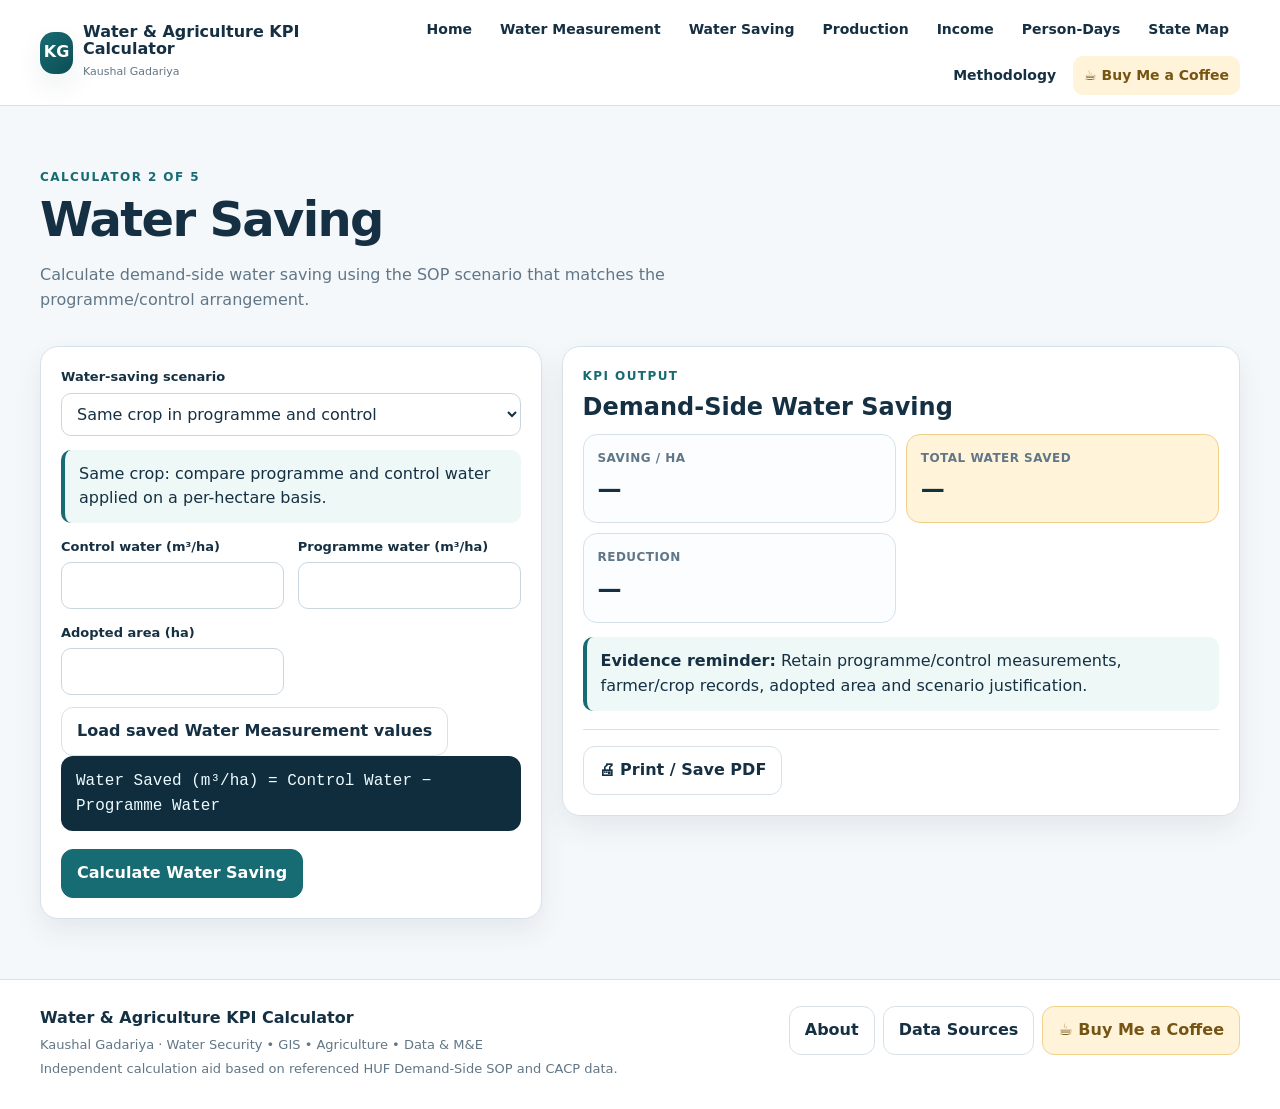
<file: calculators/water-saving.html>
<!DOCTYPE html>

<html lang="en">
<head>
<meta charset="utf-8"/>
<meta content="width=device-width, initial-scale=1" name="viewport"/>
<title>Water Saving Calculator | Demand-Side Irrigation KPI</title>
<link href="../assets/css/site.css" rel="stylesheet"/>
<meta content="Calculate demand-side water saving for same crop, crop or variety change, intercropping and rainfed agriculture using programme-control comparisons." name="description"/><meta content="index,follow,max-image-preview:large,max-snippet:-1,max-video-preview:-1" name="robots"/><meta content="Kaushal Gadariya" name="author"/><meta content="#176b72" name="theme-color"/><meta content="website" property="og:type"/><meta content="Water &amp; Agriculture KPI Calculator" property="og:site_name"/><meta content="Water Saving Calculator | Demand-Side Irrigation KPI" property="og:title"/><meta content="Calculate demand-side water saving for same crop, crop or variety change, intercropping and rainfed agriculture using programme-control comparisons." property="og:description"/><meta content="https://knightfox789.github.io/water-agriculture-kpi-calculator/calculators/water-saving.html" property="og:url"/><meta content="summary" name="twitter:card"/><meta content="Water Saving Calculator | Demand-Side Irrigation KPI" name="twitter:title"/><meta content="Calculate demand-side water saving for same crop, crop or variety change, intercropping and rainfed agriculture using programme-control comparisons." name="twitter:description"/><link href="https://knightfox789.github.io/water-agriculture-kpi-calculator/calculators/water-saving.html" rel="canonical"/><link href="../assets/images/favicon.svg" rel="icon" type="image/svg+xml"/><link href="../manifest.webmanifest" rel="manifest"/><script type="application/ld+json">{"@context":"https://schema.org","@type":"WebPage","name":"Water Saving Calculator | Demand-Side Irrigation KPI","description":"Calculate demand-side water saving for same crop, crop or variety change, intercropping and rainfed agriculture using programme-control comparisons.","url":"https://knightfox789.github.io/water-agriculture-kpi-calculator/calculators/water-saving.html","isPartOf":{"@type":"WebSite","name":"Water & Agriculture KPI Calculator","url":"https://knightfox789.github.io/water-agriculture-kpi-calculator/"},"creator":{"@type":"Person","name":"Kaushal Gadariya","url":"https://knightfox789.github.io/kaushal-gadariya-portfolio/"}}</script></head>
<body data-root="..">
<div id="site-header"></div>
<main class="container"><section class="page-head"><p class="eyebrow">Calculator 2 of 5</p><h1>Water Saving</h1><p class="lede">Calculate demand-side water saving using the SOP scenario that matches the programme/control arrangement.</p></section><div class="layout-2"><section class="calculator-card"><div class="field full"><label>Water-saving scenario</label><select id="scenarioSelect"><option value="same">Same crop in programme and control</option><option value="change">Crop / variety change</option><option value="intercrop">Intercropping</option><option value="rainfed">Rainfed agriculture</option></select></div><div hidden="" id="calcMessage"></div>
<div data-scenario-panel="same"><div class="notice">Same crop: compare programme and control water applied on a per-hectare basis.</div><div class="form-grid"><div class="field"><label>Control water (m³/ha)</label><input id="simpleControl" step="0.01" type="number"/></div><div class="field"><label>Programme water (m³/ha)</label><input id="simpleProgramme" step="0.01" type="number"/></div><div class="field"><label>Adopted area (ha)</label><input id="simpleArea" step="0.01" type="number"/></div></div><button class="btn" id="loadMeasured" style="margin-top:12px">Load saved Water Measurement values</button><div class="formula">Water Saved (m³/ha) = Control Water − Programme Water</div></div>
<div data-scenario-panel="change" hidden=""><div class="notice">Crop/variety change uses the same comparison formula. Enter old-crop water as Control and new-crop water as Programme in the shared fields below, then switch to Same Crop to use the numeric form. This framework keeps one source of truth for the formula.</div><div class="form-grid"><div class="field"><label>Old crop water (m³/ha)</label><input id="changeControl" step="0.01" type="number"/></div><div class="field"><label>New crop water (m³/ha)</label><input id="changeProgramme" step="0.01" type="number"/></div><div class="field"><label>Adopted area (ha)</label><input id="changeArea" step="0.01" type="number"/></div></div><div class="formula">Water Saved (m³/ha) = Old Crop Water − New Crop Water</div></div>
<div data-scenario-panel="intercrop" hidden=""><div class="form-grid"><div class="field"><label>Total programme water on 1-ha intercrop plot (KL)</label><input id="interTotalWater" step="0.01" type="number"/></div><div class="field"><label>Adopted intercropping area (ha)</label><input id="interArea" step="0.01" type="number"/></div></div><h3 style="margin-top:18px">Crop components</h3><div id="waterCropRows"></div><button class="btn" id="addWaterCrop">+ Add Crop</button><div class="notice warn">Programme yield is entered as the crop's production from a representative 1-ha intercropped plot. Control values are from comparable monocrop conditions.</div><div class="formula">Saving KL/kg = Control Water/Yield − Programme Allocated Water/Yield</div></div>
<div data-scenario-panel="rainfed" hidden=""><div class="form-grid"><div class="field"><label>Effective rainfall (mm)</label><input id="rainRainfall" step="0.01" type="number"/></div><div class="field"><label>Control yield (kg/ha)</label><input id="rainCY" step="0.01" type="number"/></div><div class="field"><label>Programme yield (kg/ha)</label><input id="rainPY" step="0.01" type="number"/></div><div class="field"><label>Adopted area (ha)</label><input id="rainArea" step="0.01" type="number"/></div></div><div class="formula">Saving (mm) = R × (WPp − WPc) ÷ WPp; 1 mm/ha = 10 m³</div></div>
<div class="form-actions"><button class="btn primary" id="calculateBtn">Calculate Water Saving</button></div></section><aside class="result-card"><p class="eyebrow">KPI output</p><h2>Demand-Side Water Saving</h2><div class="metric-grid"><div class="metric"><span>Saving / ha</span><strong id="savingPerHa">—</strong></div><div class="metric accent"><span>Total water saved</span><strong id="totalSaving">—</strong></div><div class="metric"><span>Reduction</span><strong id="savingPercent">—</strong></div></div><div class="notice"><strong>Evidence reminder:</strong> Retain programme/control measurements, farmer/crop records, adopted area and scenario justification.</div></aside></div></main>
<div id="site-footer"></div>
<script src="../assets/js/site-config.js"></script>
<script src="../assets/js/site-shell.js"></script>
<script src="../assets/js/app-state.js"></script>
<script src="../assets/js/calculators.js"></script>
<script src="../assets/js/page-utils.js"></script>
<script src="../assets/js/print-report.js"></script><script src="../assets/js/water-saving-page.js"></script>
</body>
</html>
</file>
<file: assets/css/site.css>
:root {
  --bg: #f5f8fb;
  --surface: #ffffff;
  --surface-2: #eef5f8;
  --ink: #163043;
  --muted: #617686;
  --brand: #176b72;
  --brand-2: #0d4e55;
  --accent: #e5a92f;
  --accent-soft: #fff4d9;
  --border: #d7e2e8;
  --danger: #a43c3c;
  --success: #207a4d;
  --shadow: 0 12px 28px rgba(21, 48, 67, .08);
  --radius: 18px;
  --max: 1240px;
}
* { box-sizing: border-box; }
html { scroll-behavior: smooth; }
body { margin: 0; font-family: Inter, ui-sans-serif, system-ui, -apple-system, BlinkMacSystemFont, "Segoe UI", sans-serif; color: var(--ink); background: var(--bg); line-height: 1.55; }
a { color: var(--brand); }
button, input, select { font: inherit; }
button, .btn { cursor: pointer; }
img { max-width: 100%; }
.site-header { position: sticky; top: 0; z-index: 1000; background: rgba(255,255,255,.97); border-bottom: 1px solid var(--border); backdrop-filter: blur(10px); }
.nav-wrap { max-width: var(--max); margin: auto; min-height: 70px; padding: 10px 20px; display: flex; align-items: center; gap: 16px; }
.brand { display: flex; align-items: center; gap: 10px; text-decoration: none; min-width: 260px; }
.brand-mark { width: 42px; height: 42px; border-radius: 14px; display: grid; place-items: center; font-weight: 800; color: white; background: linear-gradient(135deg,var(--brand),var(--brand-2)); box-shadow: var(--shadow); }
.brand-text strong { display:block; color: var(--ink); line-height:1.1; }
.brand-text small { color: var(--muted); font-size: 11px; }
.nav-links { margin-left: auto; display:flex; align-items:center; gap: 6px; flex-wrap:wrap; justify-content:flex-end; }
.nav-links a, .nav-links button { border: 0; background: transparent; color: var(--ink); padding: 9px 11px; border-radius: 10px; text-decoration:none; font-weight: 650; font-size: 14px; }
.nav-links a:hover, .nav-links button:hover { background: var(--surface-2); }
.nav-links .support { background: var(--accent-soft); color:#765514; }
.nav-links .portfolio { background: var(--brand); color:#fff; }
.menu-button { display:none; margin-left:auto; border:1px solid var(--border); background:#fff; border-radius:10px; padding:8px 11px; }
.container { max-width: var(--max); margin: auto; padding: 28px 20px 60px; }
.hero { padding: 58px 0 34px; display:grid; grid-template-columns: 1.25fr .75fr; gap: 30px; align-items:center; }
.eyebrow { text-transform:uppercase; letter-spacing:.12em; font-size:12px; font-weight:800; color:var(--brand); margin:0 0 8px; }
h1 { font-size: clamp(34px, 5vw, 62px); line-height:1.04; margin:0 0 18px; letter-spacing:-.035em; }
h2 { line-height:1.15; margin:0 0 12px; }
h3 { margin:0 0 8px; }
.lede { color:var(--muted); font-size:18px; max-width: 760px; }
.actions { display:flex; gap:10px; flex-wrap:wrap; margin-top:24px; }
.btn { display:inline-flex; align-items:center; justify-content:center; gap:8px; border:1px solid var(--border); background:#fff; color:var(--ink); padding:11px 15px; border-radius:12px; font-weight:750; text-decoration:none; }
.btn.primary { background:var(--brand); border-color:var(--brand); color:white; }
.btn.support { background:var(--accent-soft); border-color:#f1d38c; color:#765514; }
.btn.danger { background:#fff; color:var(--danger); }
.hero-card, .card, .calculator-card, .result-card { background:var(--surface); border:1px solid var(--border); border-radius:var(--radius); box-shadow:var(--shadow); }
.hero-card { padding:24px; }
.hero-card .mini-grid { display:grid; grid-template-columns:repeat(2,1fr); gap:10px; }
.mini-stat { padding:16px; border-radius:14px; background:var(--surface-2); }
.mini-stat strong { display:block; font-size:22px; }
.section { margin-top: 34px; }
.section-head { display:flex; align-items:end; justify-content:space-between; gap:20px; margin-bottom:16px; }
.section-head p { margin:0; color:var(--muted); }
.kpi-grid { display:grid; grid-template-columns: repeat(5, minmax(0,1fr)); gap:14px; }
.kpi-card { background:#fff; border:1px solid var(--border); border-radius:18px; padding:18px; text-decoration:none; color:var(--ink); transition:.18s ease; min-height:190px; }
.kpi-card:hover { transform:translateY(-3px); box-shadow:var(--shadow); border-color:#a9cbd0; }
.kpi-icon { font-size:28px; margin-bottom:14px; }
.kpi-card p { color:var(--muted); font-size:14px; }
.flow { display:flex; align-items:center; gap:10px; flex-wrap:wrap; padding:20px; }
.flow-box { background:var(--surface-2); border:1px solid var(--border); border-radius:12px; padding:12px 14px; font-weight:750; }
.flow-arrow { color:var(--muted); font-weight:900; }
.page-head { padding:34px 0 18px; }
.page-head h1 { font-size: clamp(32px,4vw,48px); }
.page-head .lede { font-size:16px; }
.layout-2 { display:grid; grid-template-columns:minmax(300px,.85fr) minmax(0,1.15fr); gap:20px; align-items:start; }
.calculator-card { padding:20px; }
.result-card { padding:20px; position:sticky; top:92px; }
.form-grid { display:grid; grid-template-columns:repeat(2,minmax(0,1fr)); gap:14px; }
.field.full { grid-column:1/-1; }
.field label { display:block; font-size:13px; font-weight:750; margin-bottom:5px; }
.field small { display:block; color:var(--muted); margin-top:4px; }
input, select { width:100%; border:1px solid #c8d7df; background:white; color:var(--ink); padding:10px 11px; border-radius:10px; outline:none; }
input:focus, select:focus { border-color:var(--brand); box-shadow:0 0 0 3px rgba(23,107,114,.1); }
.form-actions { display:flex; gap:8px; flex-wrap:wrap; margin-top:18px; }
.metric-grid { display:grid; grid-template-columns:repeat(2,minmax(0,1fr)); gap:10px; }
.metric { padding:14px; border:1px solid var(--border); border-radius:14px; background:#fbfdfe; }
.metric span { display:block; color:var(--muted); font-size:12px; font-weight:700; text-transform:uppercase; letter-spacing:.04em; }
.metric strong { display:block; font-size:24px; margin-top:4px; }
.metric.accent { background:var(--accent-soft); border-color:#efd08a; }
.metric.primary { background:#e9f5f4; border-color:#bbdcd9; }
.notice { border-left:4px solid var(--brand); background:#edf8f7; padding:12px 14px; border-radius:10px; margin:14px 0; }
.notice.warn { border-color:var(--accent); background:#fff8e9; }
.notice.danger { border-color:var(--danger); background:#fff0f0; }
.formula { padding:13px 15px; background:#102d3e; color:#eefbff; border-radius:12px; font-family:ui-monospace,SFMono-Regular,Menlo,monospace; overflow:auto; }
.tabs { display:flex; gap:8px; flex-wrap:wrap; margin-bottom:16px; }
.tab-btn { border:1px solid var(--border); background:#fff; padding:9px 12px; border-radius:10px; font-weight:750; }
.tab-btn.active { color:#fff; background:var(--brand); border-color:var(--brand); }
.tab-panel[hidden] { display:none; }
.data-table { width:100%; border-collapse:collapse; font-size:14px; }
.data-table th,.data-table td { border-bottom:1px solid var(--border); padding:9px 8px; text-align:left; vertical-align:top; }
.data-table th { background:var(--surface-2); }
.dynamic-row { display:grid; grid-template-columns:1fr .7fr .9fr .8fr 42px; gap:8px; align-items:end; margin-bottom:8px; }
.dynamic-row.water { grid-template-columns:1fr .55fr .8fr .8fr .8fr 42px; }
.icon-btn { width:40px; height:40px; border:1px solid var(--border); background:#fff; border-radius:10px; color:var(--danger); }
#map, #personDaysMap { height:560px; border-radius:16px; border:1px solid var(--border); overflow:hidden; }
.map-layout { display:grid; grid-template-columns: minmax(0,1.4fr) minmax(300px,.6fr); gap:18px; }
.chips { display:flex; flex-wrap:wrap; gap:7px; }
.chip { border:1px solid var(--border); background:#fff; border-radius:999px; padding:6px 9px; font-size:12px; }
.provenance { margin-top:14px; color:var(--muted); font-size:13px; }
.site-footer { border-top:1px solid var(--border); background:white; }
.footer-wrap { max-width:var(--max); margin:auto; padding:26px 20px; display:grid; grid-template-columns:1fr auto; gap:20px; align-items:start; }
.footer-wrap p { margin:4px 0; color:var(--muted); font-size:13px; }
.footer-actions { display:flex; gap:8px; flex-wrap:wrap; justify-content:flex-end; }
.modal-backdrop { position:fixed; inset:0; background:rgba(9,28,39,.7); z-index:2000; display:grid; place-items:center; padding:18px; }
.modal-backdrop[hidden] { display:none; }
.modal { width:min(560px,100%); max-height:90vh; overflow:auto; background:#fff; border-radius:22px; padding:20px; box-shadow:0 26px 70px rgba(0,0,0,.25); }
.modal-head { display:flex; align-items:center; justify-content:space-between; gap:16px; }
.modal-close { border:1px solid var(--border); background:#fff; width:40px; height:40px; border-radius:12px; }
.qr-wrap { padding:10px; background:#f4f6fb; border-radius:16px; margin-top:14px; text-align:center; }
.qr-wrap img { max-height:620px; border-radius:12px; }
.session-grid { display:grid; grid-template-columns:repeat(4,minmax(0,1fr)); gap:12px; }
.session-item { padding:15px; background:white; border:1px solid var(--border); border-radius:14px; }
.session-item span { display:block; color:var(--muted); font-size:12px; }
.session-item strong { display:block; margin-top:5px; font-size:18px; }
.status { display:inline-flex; padding:5px 9px; border-radius:999px; font-size:12px; font-weight:800; background:#edf2f5; color:var(--muted); }
.status.ok { background:#e5f5ed; color:var(--success); }
.status.warn { background:#fff4d9; color:#80611e; }
.code { font-family:ui-monospace,SFMono-Regular,Menlo,monospace; background:#edf3f6; border-radius:6px; padding:2px 5px; }
@media (max-width: 1050px) { .kpi-grid { grid-template-columns:repeat(3,1fr); } .hero { grid-template-columns:1fr; } .layout-2,.map-layout { grid-template-columns:1fr; } .result-card { position:static; } }
@media (max-width: 800px) { .menu-button { display:block; } .nav-links { display:none; width:100%; padding-top:10px; } .nav-links.open { display:flex; flex-direction:column; align-items:stretch; } .nav-wrap { flex-wrap:wrap; } .brand { min-width:auto; } .kpi-grid { grid-template-columns:repeat(2,1fr); } .session-grid { grid-template-columns:repeat(2,1fr); } .form-grid { grid-template-columns:1fr; } .field.full { grid-column:auto; } .dynamic-row,.dynamic-row.water { grid-template-columns:1fr 1fr; padding:12px; border:1px solid var(--border); border-radius:12px; } .dynamic-row .icon-btn { grid-column:1/-1; width:100%; } }
@media (max-width: 520px) { .kpi-grid,.session-grid,.metric-grid { grid-template-columns:1fr; } .container { padding-left:14px; padding-right:14px; } .footer-wrap { grid-template-columns:1fr; } .footer-actions { justify-content:flex-start; } h1 { font-size:38px; } #map,#personDaysMap { height:470px; } }


/* Print / PDF calculation report */
.report-actions { margin-top: 18px; padding-top: 16px; border-top: 1px solid var(--border); }
.print-report { display: none; }
@media print {
  @page { size: A4 portrait; margin: 13mm 14mm 15mm; }
  html, body { background: #fff !important; color: #172733 !important; }
  body > *:not(.print-report) { display: none !important; }
  .print-report { display: block !important; font-family: Arial, Helvetica, sans-serif; font-size: 10.5pt; line-height: 1.42; color: #172733; }
  .print-report * { box-shadow: none !important; }
  .print-report-head { display: flex; align-items: center; gap: 12px; border-bottom: 2px solid #176b72; padding-bottom: 10px; margin-bottom: 18px; }
  .print-brand-mark { width: 42px; height: 42px; border-radius: 9px; display: grid; place-items: center; background: #176b72 !important; color: #fff !important; font-weight: 800; -webkit-print-color-adjust: exact; print-color-adjust: exact; }
  .print-brand-copy h1 { margin: 0; font-size: 16pt; letter-spacing: -.01em; }
  .print-brand-copy p { margin: 2px 0 0; color: #556b79; font-size: 9pt; }
  .print-title-block { margin-bottom: 18px; }
  .print-title-block h2 { font-size: 20pt; margin: 2px 0 6px; }
  .print-title-block p { margin: 4px 0; }
  .print-kicker { text-transform: uppercase; letter-spacing: .12em; font-weight: 700; font-size: 8.5pt; color: #176b72; }
  .print-meta { color: #60727d; font-size: 8.8pt; }
  .print-report section { margin: 0 0 16px; break-inside: avoid; }
  .print-report section h3 { margin: 0 0 7px; font-size: 11pt; text-transform: uppercase; letter-spacing: .04em; color: #176b72; }
  .print-report table { width: 100%; border-collapse: collapse; }
  .print-report th, .print-report td { border: 1px solid #cad6dc; padding: 6px 8px; text-align: left; vertical-align: top; }
  .print-report th { width: 48%; background: #f1f6f7 !important; font-weight: 700; -webkit-print-color-adjust: exact; print-color-adjust: exact; }
  .print-formula { border: 1px solid #cad6dc; background: #f6f8f9 !important; padding: 8px 10px; margin-bottom: 6px; font-family: "Courier New", monospace; white-space: normal; -webkit-print-color-adjust: exact; print-color-adjust: exact; }
  .print-results { display: grid; grid-template-columns: repeat(2, minmax(0,1fr)); gap: 8px; }
  .print-result { border: 1px solid #b9ccd2; border-radius: 7px; padding: 9px 10px; break-inside: avoid; }
  .print-result span { display: block; text-transform: uppercase; font-size: 7.8pt; letter-spacing: .04em; color: #60727d; font-weight: 700; }
  .print-result strong { display: block; margin-top: 3px; font-size: 14pt; }
  .print-note { border-left: 3px solid #d6a331; padding: 6px 9px; margin: 6px 0; background: #fffaf0 !important; -webkit-print-color-adjust: exact; print-color-adjust: exact; }
  .print-report-foot { border-top: 1px solid #cad6dc; padding-top: 8px; margin-top: 18px; color: #60727d; font-size: 8pt; }
  .print-report-foot p { margin: 2px 0; }
}
</file>
